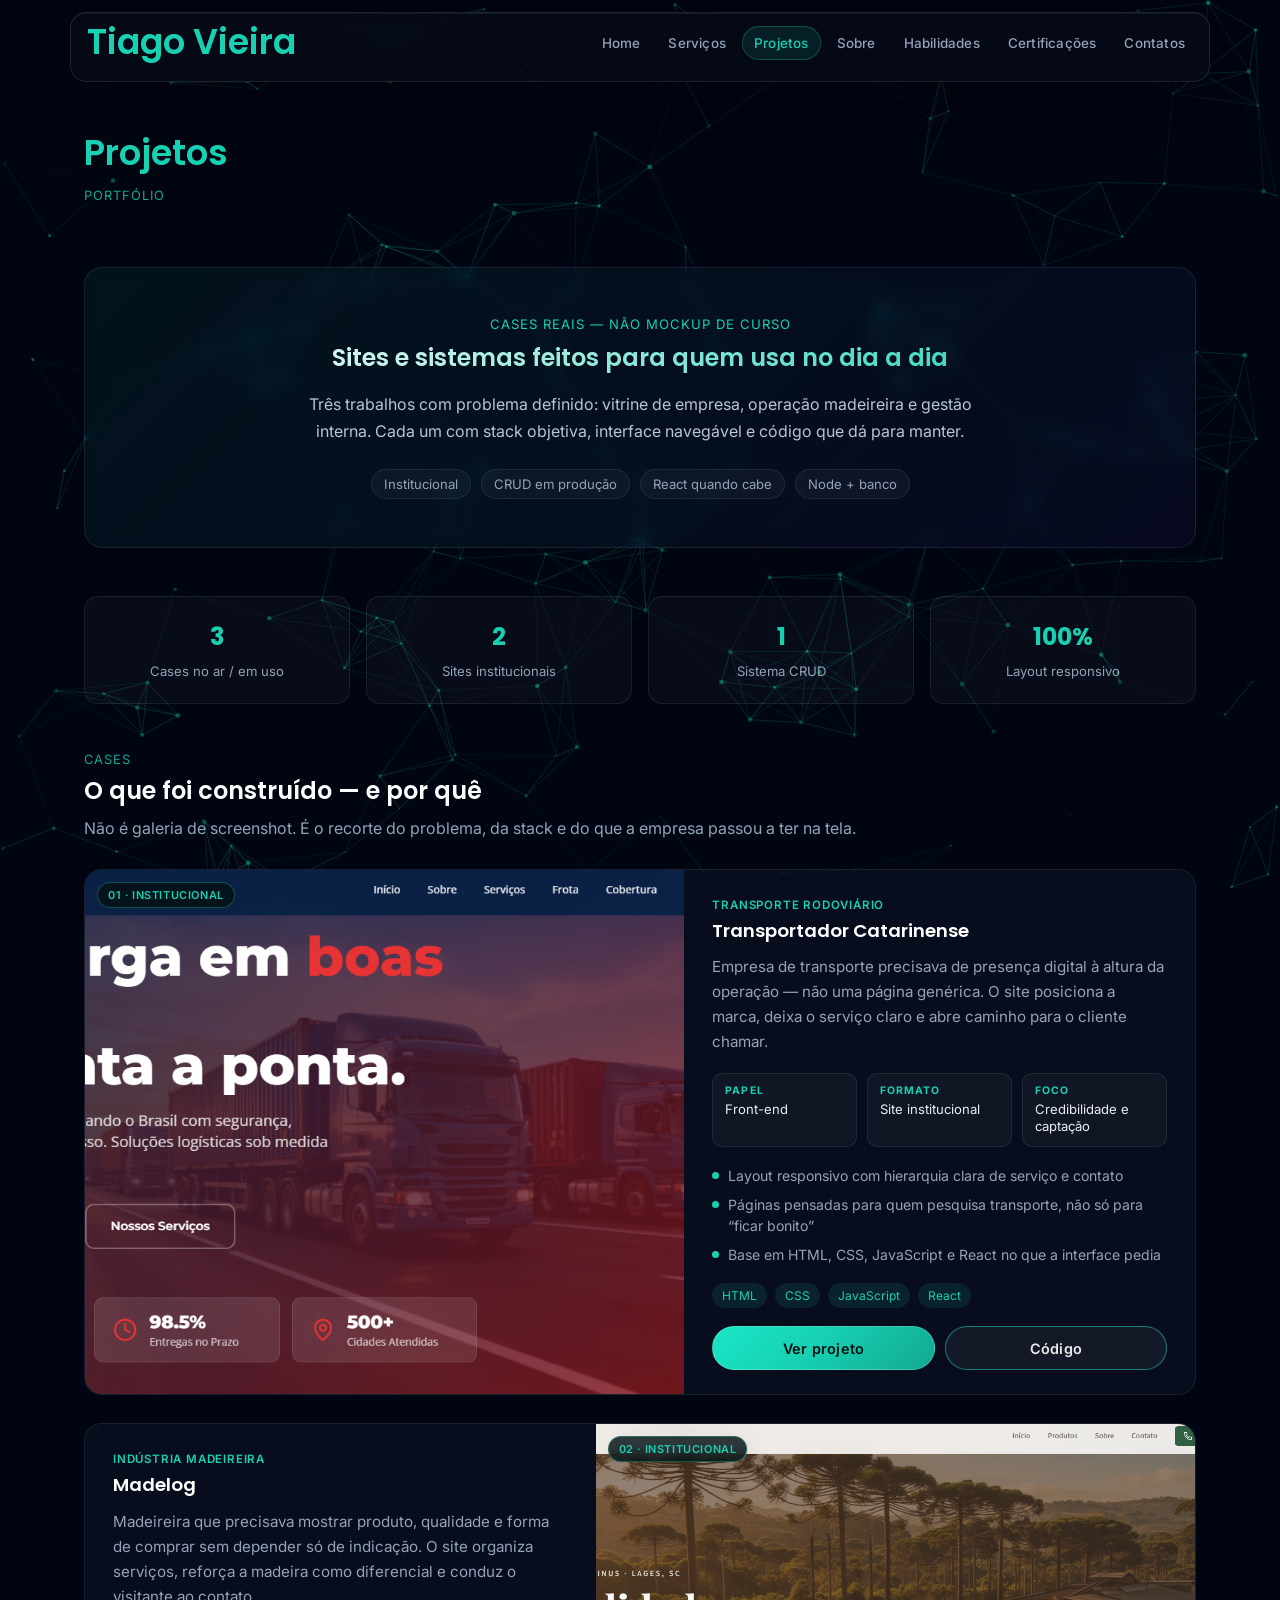
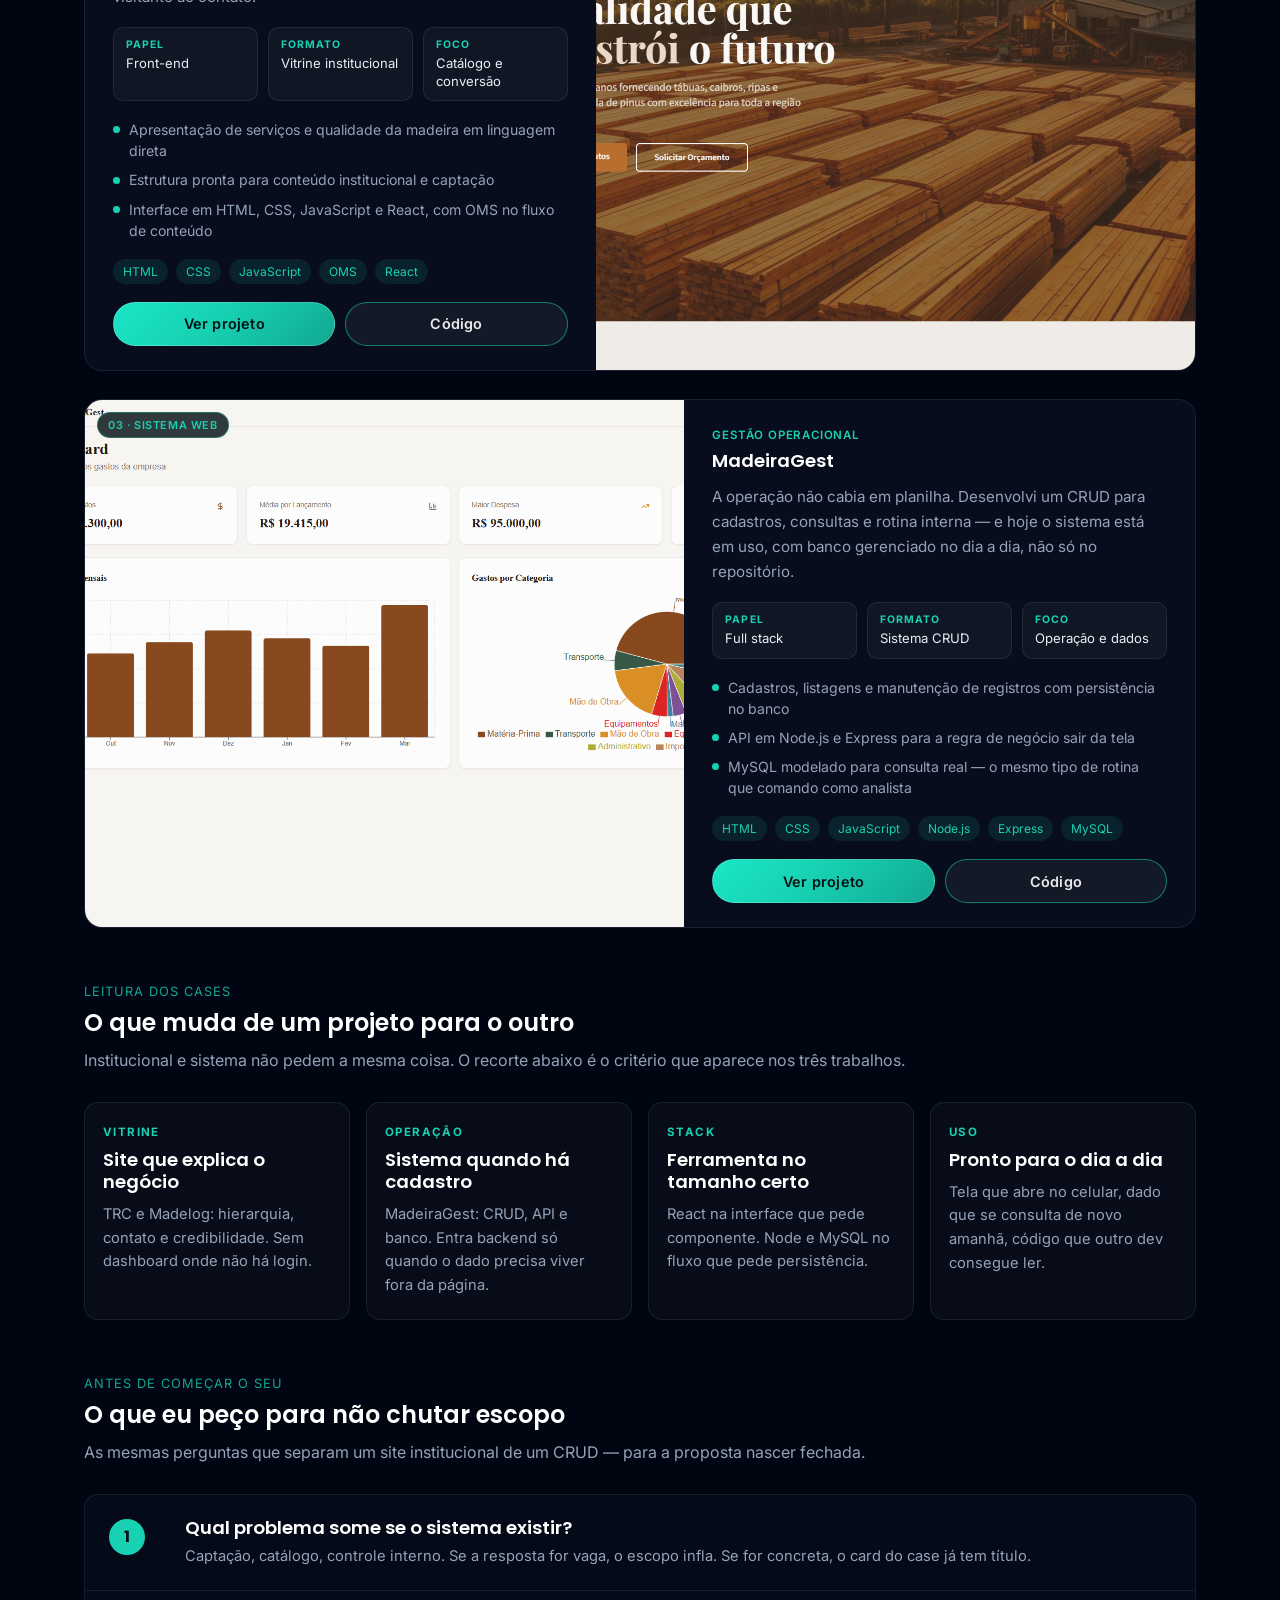
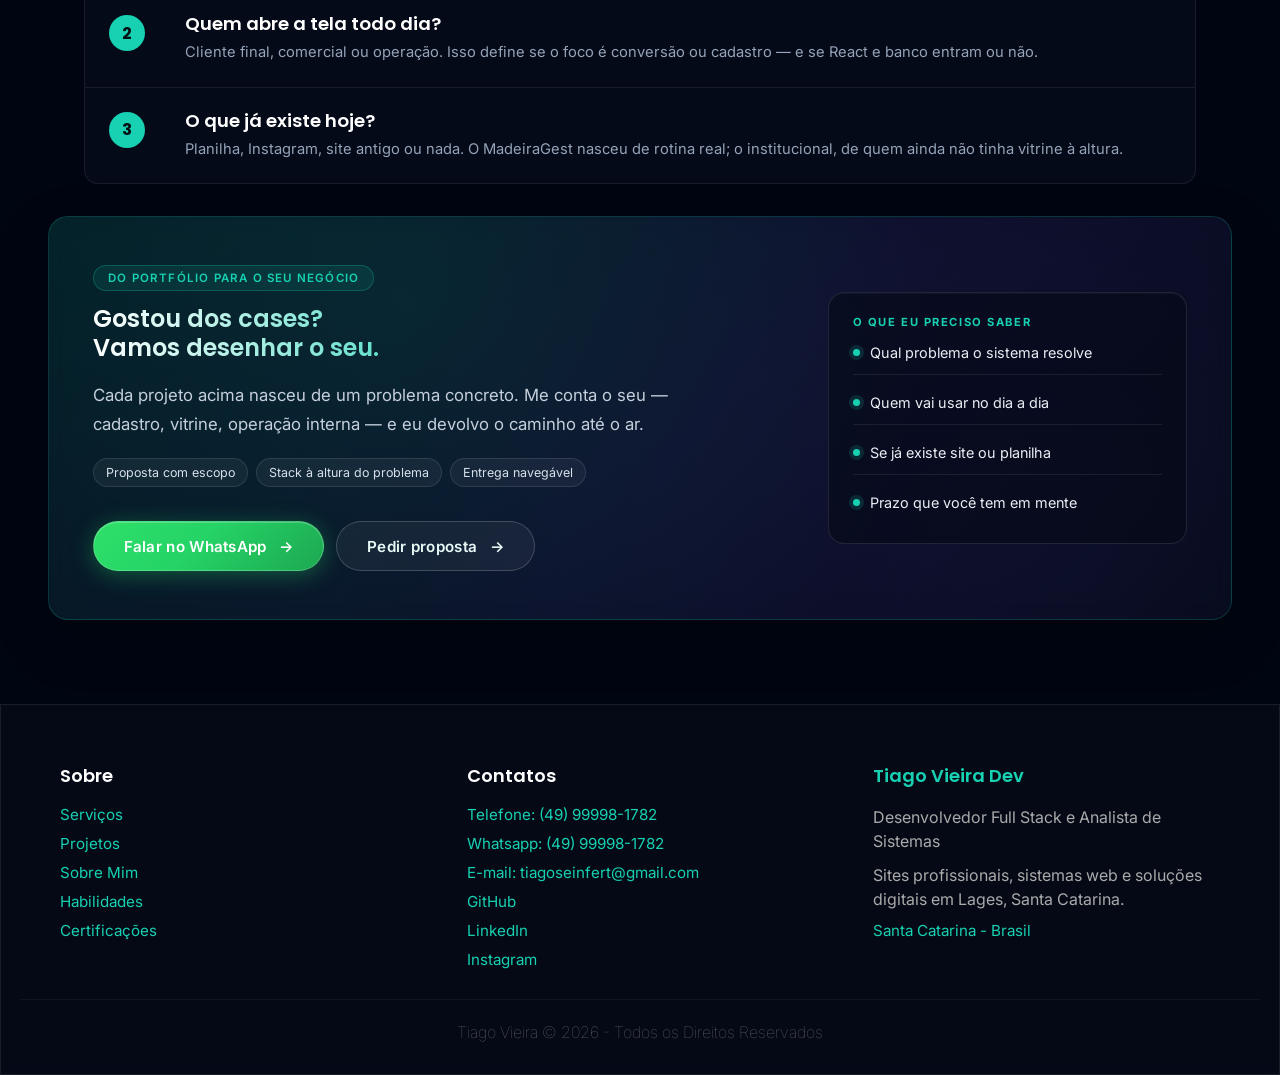
<file: pages/projetos.html>
<!DOCTYPE html>
<html lang="pt-br">
  <head>
    <!--======================| Base |======================-->
    <meta charset="UTF-8" />
    <meta name="viewport" content="width=device-width, initial-scale=1.0" />
    <title>Projetos | Tiago Vieira Dev</title>

    <!--======================| SEO |======================-->
    <meta
      name="description"
      content="Veja os projetos de Tiago Vieira em desenvolvimento web, com foco em performance, design moderno, usabilidade e soluções digitais para empresas."
    />
    <meta name="author" content="Tiago Vieira" />
    <meta name="robots" content="index, follow" />
    <link rel="canonical" href="https://tiagovieira.dev.br/pages/projetos.html" />

    <!--======================| SEO Estruturado |======================-->
    <script type="application/ld+json">
      {
        "@context": "https://schema.org",
        "@type": "Person",
        "name": "Tiago Vieira",
        "alternateName": ["Tiago Vieira Dev", "Tiago Vieira Desenvolvedor"],
        "url": "https://tiagovieira.dev.br/",
        "jobTitle": "Desenvolvedor Full Stack",
        "description": "Desenvolvedor full stack e analista de sistemas em Lages, SC.",
        "image": "https://tiagovieira.dev.br/assets/perfil.jpg",
        "email": "mailto:tiagoseinfert@gmail.com",
        "telephone": "+55-49-99998-1782",
        "address": {
          "@type": "PostalAddress",
          "addressLocality": "Lages",
          "addressRegion": "SC",
          "addressCountry": "BR"
        },
        "sameAs": [
          "https://github.com/tiagovieira-dev",
          "https://www.linkedin.com/in/tiago-vieira-0540531aa/",
          "https://www.instagram.com/tiago_ngc/"
        ]
      }
    </script>

    <!--======================| Open Graph (Facebook/WhatsApp) |======================-->
    <meta property="og:site_name" content="Tiago Vieira Dev" />
    <meta property="og:locale" content="pt_BR" />
    <meta property="og:title" content="Projetos | Tiago Vieira Dev" />
    <meta property="og:description" content="Portfólio de projetos web desenvolvidos com foco em qualidade visual, usabilidade e resultados." />
    <meta property="og:image" content="https://tiagovieira.dev.br/assets/preview-certificacoes.jpg" />
    <meta property="og:url" content="https://tiagovieira.dev.br/pages/projetos.html" />
    <meta property="og:type" content="website" />

    <!--======================| Twitter Card |======================-->
    <meta name="twitter:card" content="summary_large_image" />
    <meta name="twitter:title" content="Projetos | Tiago Vieira Dev" />
    <meta name="twitter:description" content="Projetos desenvolvidos com foco em performance, design moderno e soluções reais." />
    <meta name="twitter:image" content="https://tiagovieira.dev.br/assets/preview-certificacoes.jpg" />

    <!--======================| Tema Mobile |======================-->
    <meta name="theme-color" content="#17d1b2" />

    <!--======================| Favicons |======================-->
    <link rel="icon" type="image/x-icon" href="../assets/favicons/favicon.ico" />
    <link rel="icon" type="image/png" sizes="32x32" href="../assets/favicons/favicon-32x32.png" />
    <link rel="icon" type="image/png" sizes="16x16" href="../assets/favicons/favicon-16x16.png" />
    <link rel="apple-touch-icon" sizes="180x180" href="../assets/favicons/apple-touch-icon.png" />
    <link rel="manifest" href="../assets/favicons/site.webmanifest" />

    <!--======================| Fontes |======================-->
    <link rel="preconnect" href="https://fonts.googleapis.com" />
    <link rel="preconnect" href="https://fonts.gstatic.com" crossorigin />
    <link rel="preload" as="style" href="https://fonts.googleapis.com/css2?family=Inter:wght@400;500;600&family=Poppins:wght@400;600;700&display=swap" />
    <link href="https://fonts.googleapis.com/css2?family=Inter:wght@400;500;600&family=Poppins:wght@400;600;700&display=swap" rel="stylesheet" />

    <!--======================| CSS |======================-->
    <link rel="stylesheet" href="../css/style.css" />
  </head>

  <body>
    <canvas id="bg-canvas"></canvas>
    <!--======================| Menu |======================-->
    <div id="menu-container"></div>

    <script src="../js/menu-mobile.js" defer></script>

    <script>
      fetch("../components/menu.html")
        .then((res) => res.text())
        .then((data) => {
          document.getElementById("menu-container").innerHTML = data;

          iniciarMenu();
        });
    </script>
    <!--======================| Menu |======================-->

    <!--======================| Projetos |======================-->
    <section class="projetos projetos-pagina">
      <div class="container">
        <header class="reveal reveal-premium">
          <h1>Projetos</h1>
          <p class="tag">Portfólio</p>
        </header>

        <div class="projetos-hero reveal reveal-premium">
          <p class="projetos-hero-eyebrow">Cases reais — não mockup de curso</p>
          <h3 class="projetos-hero-titulo">Sites e sistemas feitos para quem usa no dia a dia</h3>
          <p class="projetos-intro">
            Três trabalhos com problema definido: vitrine de empresa, operação madeireira e gestão interna. Cada um com stack objetiva, interface navegável e código que dá para manter.
          </p>
          <div class="projetos-hero-meta">
            <span>Institucional</span>
            <span>CRUD em produção</span>
            <span>React quando cabe</span>
            <span>Node + banco</span>
          </div>
        </div>

        <div class="sobre-stats reveal reveal-premium" aria-label="Indicadores do portfólio">
          <article class="sobre-stat">
            <strong>3</strong>
            <span>Cases no ar / em uso</span>
          </article>
          <article class="sobre-stat">
            <strong>2</strong>
            <span>Sites institucionais</span>
          </article>
          <article class="sobre-stat">
            <strong>1</strong>
            <span>Sistema CRUD</span>
          </article>
          <article class="sobre-stat">
            <strong>100%</strong>
            <span>Layout responsivo</span>
          </article>
        </div>

        <div class="sobre-secao reveal reveal-premium">
          <p class="tag">Cases</p>
          <h3>O que foi construído — e por quê</h3>
          <p class="sobre-secao-desc">Não é galeria de screenshot. É o recorte do problema, da stack e do que a empresa passou a ter na tela.</p>
        </div>

        <div class="projetos-lista">
          <article class="projeto-case reveal reveal-premium" id="trc">
            <div class="projeto-case-media">
              <span class="projeto-tag">01 · Institucional</span>
              <img src="../assets/trc.png" loading="lazy" alt="Screenshot do site Transportador Catarinense" />
            </div>
            <div class="projeto-case-body">
              <span class="projeto-tipo">Transporte rodoviário</span>
              <h4>Transportador Catarinense</h4>
              <p>Empresa de transporte precisava de presença digital à altura da operação — não uma página genérica. O site posiciona a marca, deixa o serviço claro e abre caminho para o cliente chamar.</p>
              <dl class="projeto-fatos">
                <div>
                  <dt>Papel</dt>
                  <dd>Front-end</dd>
                </div>
                <div>
                  <dt>Formato</dt>
                  <dd>Site institucional</dd>
                </div>
                <div>
                  <dt>Foco</dt>
                  <dd>Credibilidade e captação</dd>
                </div>
              </dl>
              <ul class="projeto-entregas">
                <li>Layout responsivo com hierarquia clara de serviço e contato</li>
                <li>Páginas pensadas para quem pesquisa transporte, não só para “ficar bonito”</li>
                <li>Base em HTML, CSS, JavaScript e React no que a interface pedia</li>
              </ul>
              <div class="techs">
                <span>HTML</span>
                <span>CSS</span>
                <span>JavaScript</span>
                <span>React</span>
              </div>
              <div class="projeto-actions">
                <a href="#" class="btn-demo">Ver projeto</a>
                <a href="#" class="btn-code">Código</a>
              </div>
            </div>
          </article>

          <article class="projeto-case projeto-case--invert reveal reveal-premium" id="madelog">
            <div class="projeto-case-media">
              <span class="projeto-tag">02 · Institucional</span>
              <img src="../assets/madelog.png" loading="lazy" alt="Screenshot do site Madelog Madeireira" />
            </div>
            <div class="projeto-case-body">
              <span class="projeto-tipo">Indústria madeireira</span>
              <h4>Madelog</h4>
              <p>Madeireira que precisava mostrar produto, qualidade e forma de comprar sem depender só de indicação. O site organiza serviços, reforça a madeira como diferencial e conduz o visitante ao contato.</p>
              <dl class="projeto-fatos">
                <div>
                  <dt>Papel</dt>
                  <dd>Front-end</dd>
                </div>
                <div>
                  <dt>Formato</dt>
                  <dd>Vitrine institucional</dd>
                </div>
                <div>
                  <dt>Foco</dt>
                  <dd>Catálogo e conversão</dd>
                </div>
              </dl>
              <ul class="projeto-entregas">
                <li>Apresentação de serviços e qualidade da madeira em linguagem direta</li>
                <li>Estrutura pronta para conteúdo institucional e captação</li>
                <li>Interface em HTML, CSS, JavaScript e React, com OMS no fluxo de conteúdo</li>
              </ul>
              <div class="techs">
                <span>HTML</span>
                <span>CSS</span>
                <span>JavaScript</span>
                <span>OMS</span>
                <span>React</span>
              </div>
              <div class="projeto-actions">
                <a href="#" class="btn-demo">Ver projeto</a>
                <a href="#" class="btn-code">Código</a>
              </div>
            </div>
          </article>

          <article class="projeto-case reveal reveal-premium" id="madeiragest">
            <div class="projeto-case-media">
              <span class="projeto-tag">03 · Sistema web</span>
              <img src="../assets/madeiragest.png" loading="lazy" alt="Screenshot do sistema MadeiraGest" />
            </div>
            <div class="projeto-case-body">
              <span class="projeto-tipo">Gestão operacional</span>
              <h4>MadeiraGest</h4>
              <p>A operação não cabia em planilha. Desenvolvi um CRUD para cadastros, consultas e rotina interna — e hoje o sistema está em uso, com banco gerenciado no dia a dia, não só no repositório.</p>
              <dl class="projeto-fatos">
                <div>
                  <dt>Papel</dt>
                  <dd>Full stack</dd>
                </div>
                <div>
                  <dt>Formato</dt>
                  <dd>Sistema CRUD</dd>
                </div>
                <div>
                  <dt>Foco</dt>
                  <dd>Operação e dados</dd>
                </div>
              </dl>
              <ul class="projeto-entregas">
                <li>Cadastros, listagens e manutenção de registros com persistência no banco</li>
                <li>API em Node.js e Express para a regra de negócio sair da tela</li>
                <li>MySQL modelado para consulta real — o mesmo tipo de rotina que comando como analista</li>
              </ul>
              <div class="techs">
                <span>HTML</span>
                <span>CSS</span>
                <span>JavaScript</span>
                <span>Node.js</span>
                <span>Express</span>
                <span>MySQL</span>
              </div>
              <div class="projeto-actions">
                <a href="#" class="btn-demo">Ver projeto</a>
                <a href="#" class="btn-code">Código</a>
              </div>
            </div>
          </article>
        </div>

        <div class="bloco">
          <div class="sobre-secao reveal reveal-premium">
            <p class="tag">Leitura dos cases</p>
            <h3>O que muda de um projeto para o outro</h3>
            <p class="sobre-secao-desc">Institucional e sistema não pedem a mesma coisa. O recorte abaixo é o critério que aparece nos três trabalhos.</p>
          </div>

          <div class="destaque-row">
            <article class="sobre-pilar reveal reveal-premium">
              <span class="pilar-kicker">Vitrine</span>
              <h4>Site que explica o negócio</h4>
              <p>TRC e Madelog: hierarquia, contato e credibilidade. Sem dashboard onde não há login.</p>
            </article>
            <article class="sobre-pilar reveal reveal-premium">
              <span class="pilar-kicker">Operação</span>
              <h4>Sistema quando há cadastro</h4>
              <p>MadeiraGest: CRUD, API e banco. Entra backend só quando o dado precisa viver fora da página.</p>
            </article>
            <article class="sobre-pilar reveal reveal-premium">
              <span class="pilar-kicker">Stack</span>
              <h4>Ferramenta no tamanho certo</h4>
              <p>React na interface que pede componente. Node e MySQL no fluxo que pede persistência.</p>
            </article>
            <article class="sobre-pilar reveal reveal-premium">
              <span class="pilar-kicker">Uso</span>
              <h4>Pronto para o dia a dia</h4>
              <p>Tela que abre no celular, dado que se consulta de novo amanhã, código que outro dev consegue ler.</p>
            </article>
          </div>
        </div>

        <div class="bloco">
          <div class="sobre-secao reveal reveal-premium">
            <p class="tag">Antes de começar o seu</p>
            <h3>O que eu peço para não chutar escopo</h3>
            <p class="sobre-secao-desc">As mesmas perguntas que separam um site institucional de um CRUD — para a proposta nascer fechada.</p>
          </div>

          <div class="fluxo-lista">
            <article class="fluxo-item reveal reveal-premium">
              <span class="sobre-passo-num">1</span>
              <div>
                <h4>Qual problema some se o sistema existir?</h4>
                <p>Captação, catálogo, controle interno. Se a resposta for vaga, o escopo infla. Se for concreta, o card do case já tem título.</p>
              </div>
            </article>
            <article class="fluxo-item reveal reveal-premium">
              <span class="sobre-passo-num">2</span>
              <div>
                <h4>Quem abre a tela todo dia?</h4>
                <p>Cliente final, comercial ou operação. Isso define se o foco é conversão ou cadastro — e se React e banco entram ou não.</p>
              </div>
            </article>
            <article class="fluxo-item reveal reveal-premium">
              <span class="sobre-passo-num">3</span>
              <div>
                <h4>O que já existe hoje?</h4>
                <p>Planilha, Instagram, site antigo ou nada. O MadeiraGest nasceu de rotina real; o institucional, de quem ainda não tinha vitrine à altura.</p>
              </div>
            </article>
          </div>
        </div>
      </div>
    </section>
    <!--======================| Projetos |======================-->

    <!--======================| CTA |======================-->
    <section class="cta-final">
      <div class="container">
        <div class="cta-final-box reveal">
          <div class="cta-panel">
            <div class="cta-content">
              <span class="cta-eyebrow">Do portfólio para o seu negócio</span>
              <h3>Gostou dos cases? Vamos desenhar o seu.</h3>
              <p>Cada projeto acima nasceu de um problema concreto. Me conta o seu — cadastro, vitrine, operação interna — e eu devolvo o caminho até o ar.</p>
              <ul class="cta-chips">
                <li>Proposta com escopo</li>
                <li>Stack à altura do problema</li>
                <li>Entrega navegável</li>
              </ul>
              <div class="cta-actions">
                <a href="https://wa.me/49999981782" class="btn-cta btn-cta--whatsapp" target="_blank" rel="noopener noreferrer">Falar no WhatsApp<span class="btn-cta-arrow" aria-hidden="true">→</span></a>
                <a href="contatos.html" class="btn-cta btn-cta--ghost">Pedir proposta<span class="btn-cta-arrow" aria-hidden="true">→</span></a>
              </div>
            </div>
            <aside class="cta-aside">
              <p class="cta-aside-label">O que eu preciso saber</p>
              <ul>
                <li>Qual problema o sistema resolve</li>
                <li>Quem vai usar no dia a dia</li>
                <li>Se já existe site ou planilha</li>
                <li>Prazo que você tem em mente</li>
              </ul>
            </aside>
          </div>
        </div>
      </div>
    </section>
    <!--======================| CTA |======================-->

    <!--======================| Rodapé |======================-->
    <div id="rodape"></div>

    <script>
      fetch("../components/rodape.html")
        .then((response) => response.text())
        .then((data) => {
          document.getElementById("rodape").innerHTML = data;
        })
        .catch((error) => console.error("Erro ao carregar o rodapé:", error));
    </script>
    <!--======================| Rodapé |======================-->

    <!--======================| Background |======================-->
    <script src="../js/bg.js" defer></script>

    <!--======================| Efeito Rolagem |======================-->
    <script src="../js/fade.js" defer></script>
  </body>
</html>
</file>
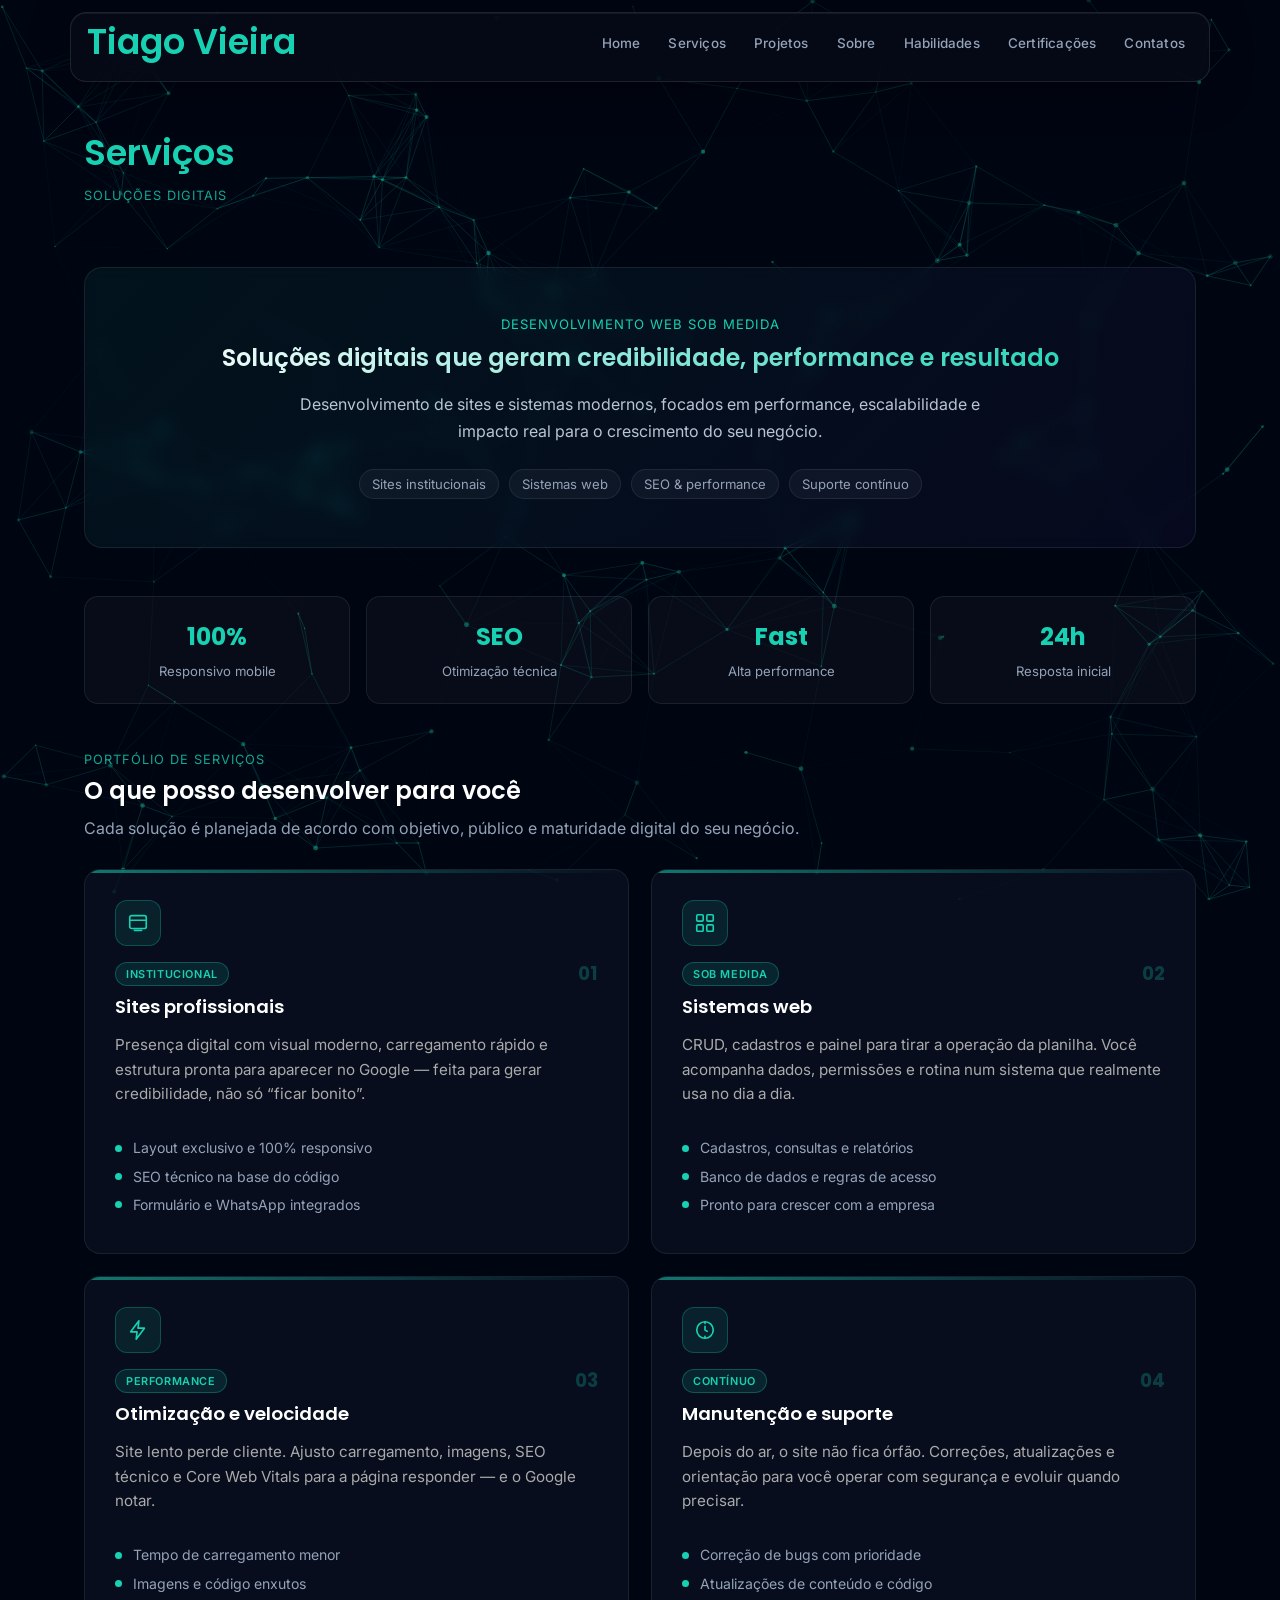
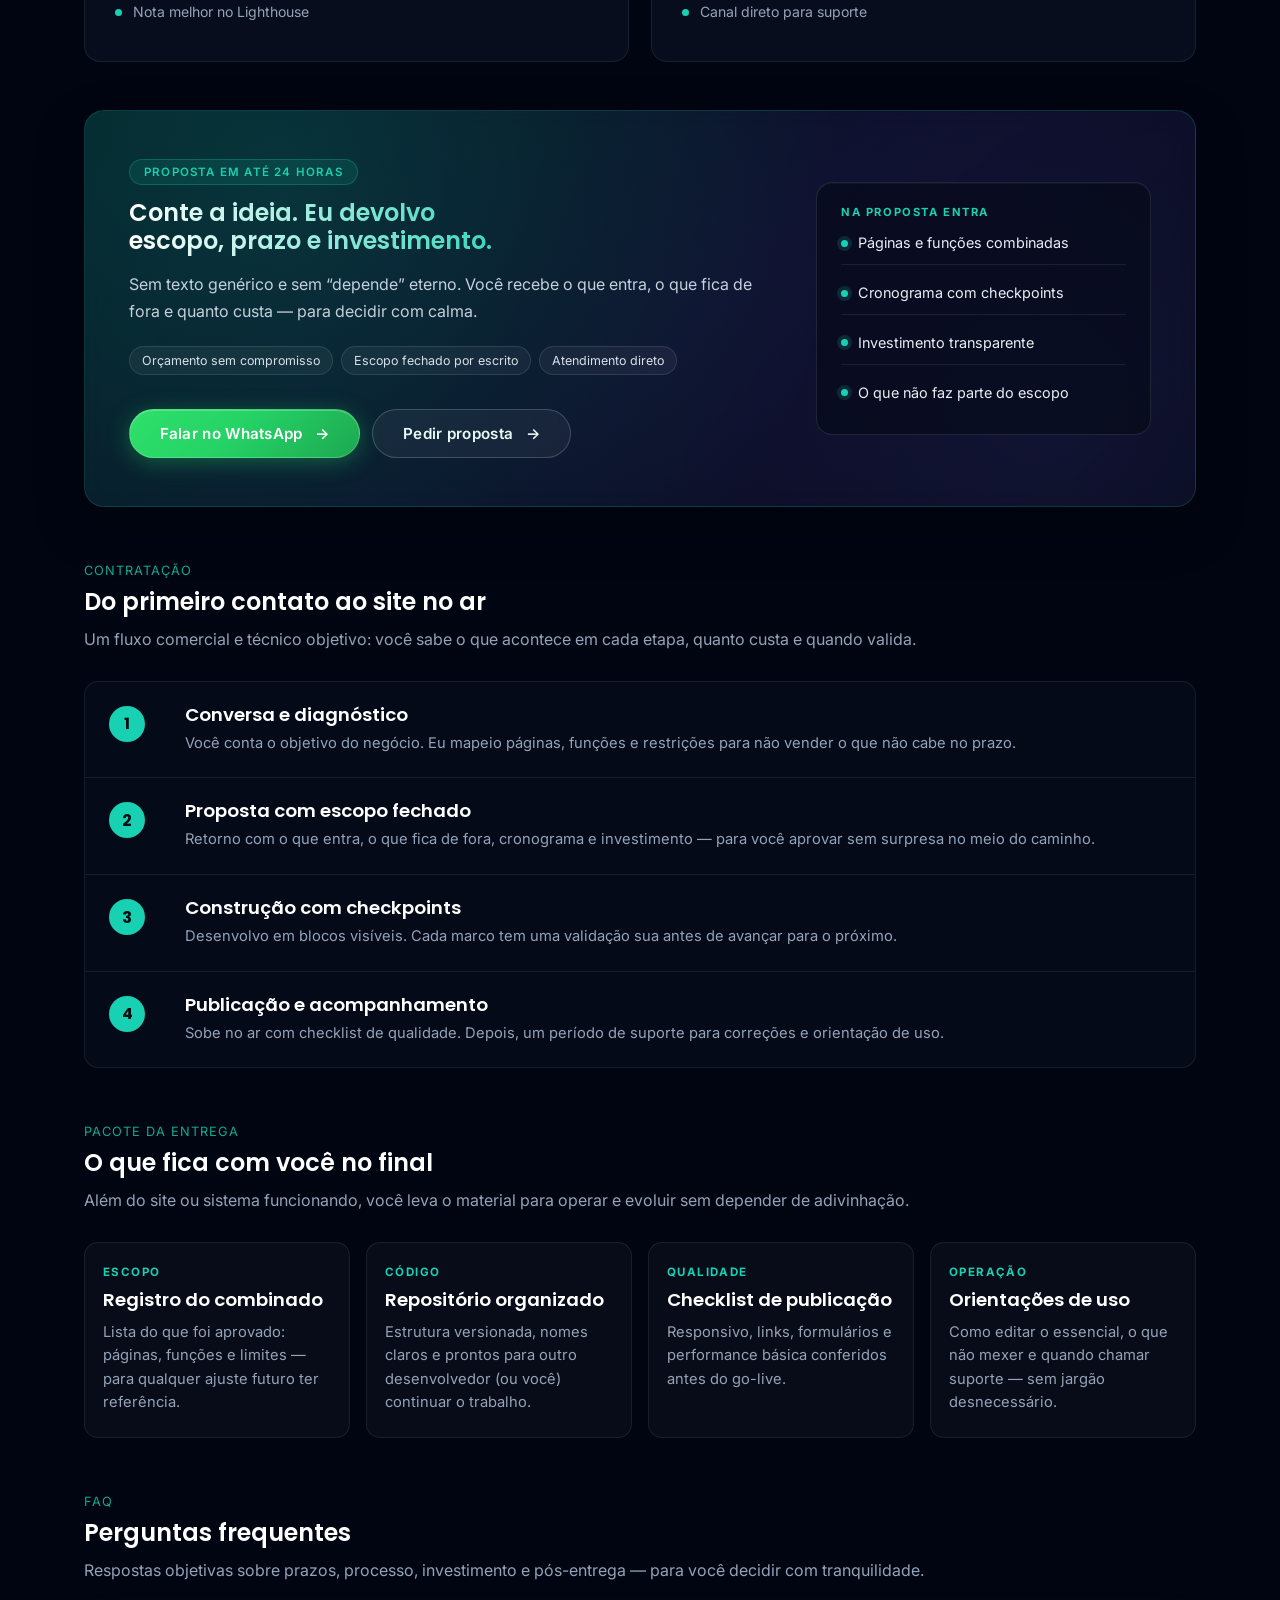
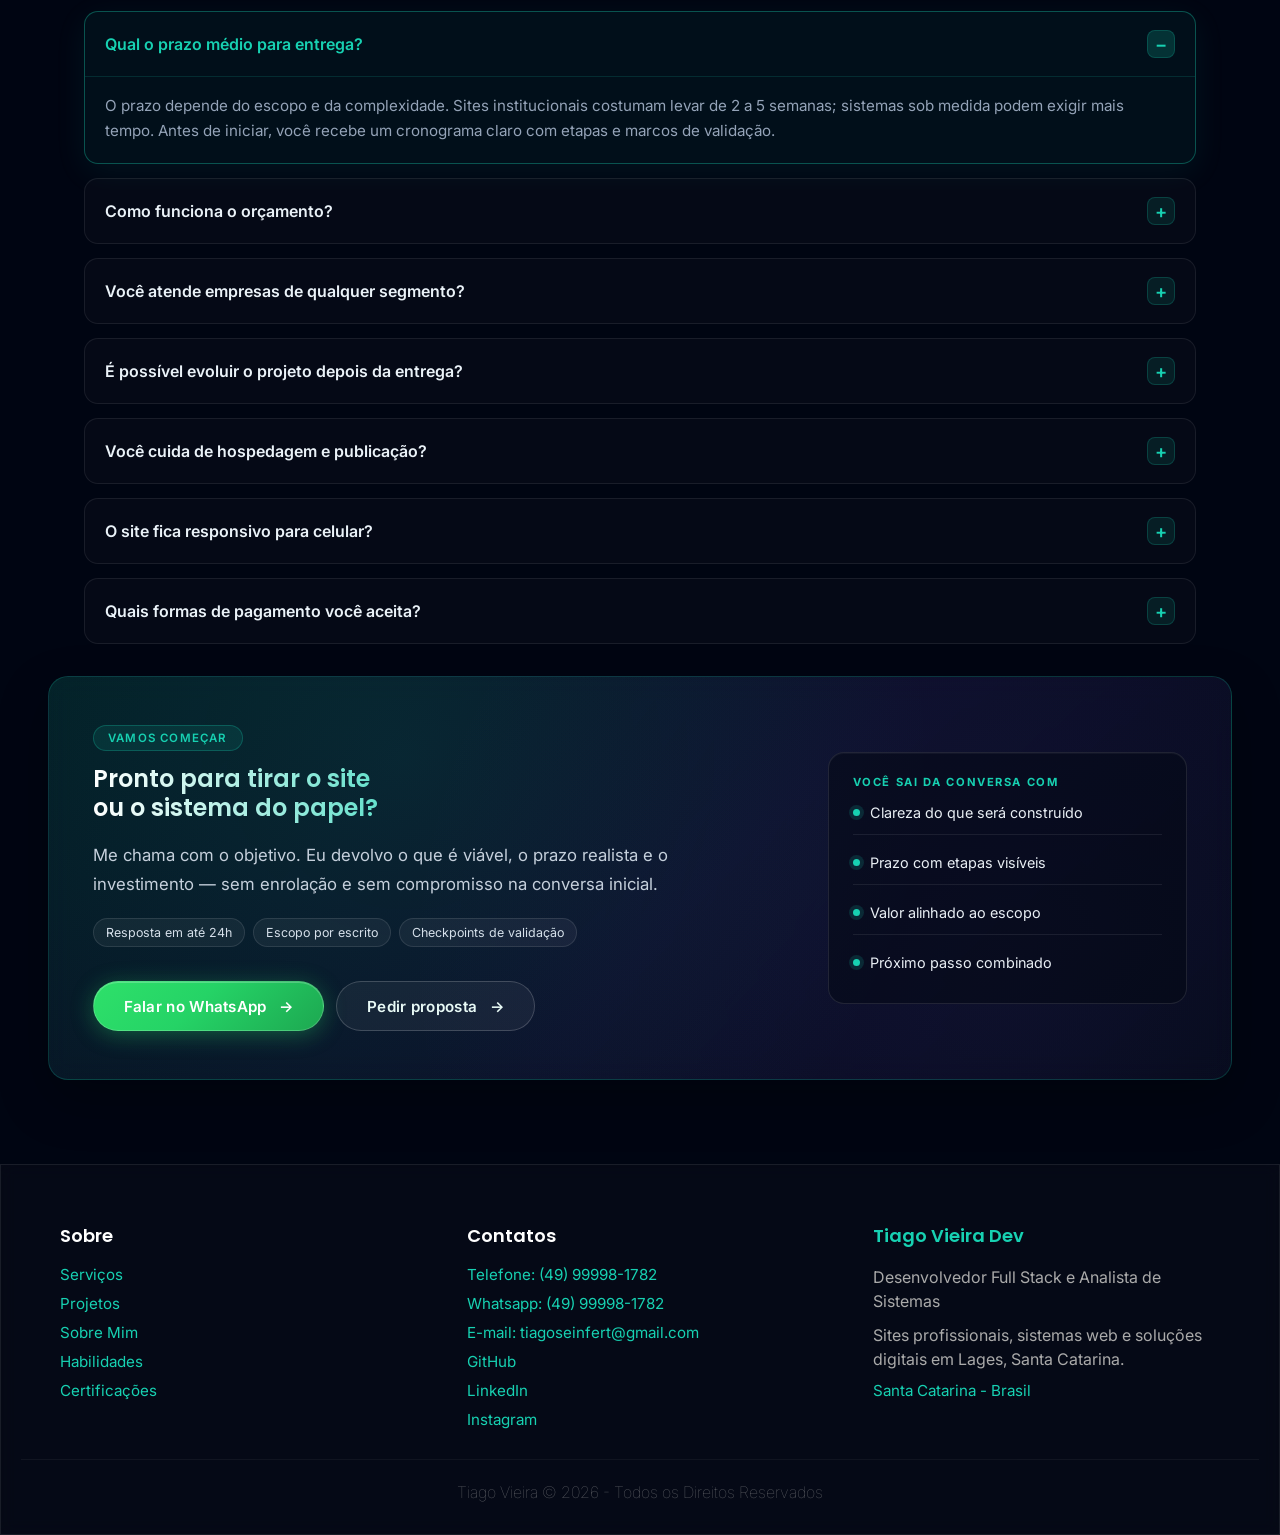
<file: pages/servicos.html>
<!DOCTYPE html>
<html lang="pt-br">
  <head>
    <!--======================| Base |======================-->
    <meta charset="UTF-8" />
    <meta name="viewport" content="width=device-width, initial-scale=1.0" />
    <title>Serviços | Tiago Vieira Dev</title>

    <!--======================| SEO |======================-->
    <meta
      name="description"
      content="Conheça os serviços de Tiago Vieira: criação de sites profissionais, sistemas web sob medida, otimização de performance e suporte técnico contínuo."
    />
    <meta name="author" content="Tiago Vieira" />
    <meta name="robots" content="index, follow" />
    <link rel="canonical" href="https://tiagovieira.dev.br/pages/servicos.html" />

    <!--======================| SEO Estruturado |======================-->
    <script type="application/ld+json">
      {
        "@context": "https://schema.org",
        "@type": "Person",
        "name": "Tiago Vieira",
        "alternateName": ["Tiago Vieira Dev", "Tiago Vieira Desenvolvedor"],
        "url": "https://tiagovieira.dev.br/",
        "jobTitle": "Desenvolvedor Full Stack",
        "description": "Desenvolvedor full stack e analista de sistemas em Lages, SC.",
        "image": "https://tiagovieira.dev.br/assets/perfil.jpg",
        "email": "mailto:tiagoseinfert@gmail.com",
        "telephone": "+55-49-99998-1782",
        "address": {
          "@type": "PostalAddress",
          "addressLocality": "Lages",
          "addressRegion": "SC",
          "addressCountry": "BR"
        },
        "sameAs": [
          "https://github.com/tiagovieira-dev",
          "https://www.linkedin.com/in/tiago-vieira-0540531aa/",
          "https://www.instagram.com/tiago_ngc/"
        ]
      }
    </script>

    <!--======================| Open Graph (Facebook/WhatsApp) |======================-->
    <meta property="og:site_name" content="Tiago Vieira Dev" />
    <meta property="og:locale" content="pt_BR" />
    <meta property="og:title" content="Serviços | Tiago Vieira Dev" />
    <meta property="og:description" content="Serviços de desenvolvimento web com foco em performance, design moderno e resultados para o seu negócio." />
    <meta property="og:image" content="https://tiagovieira.dev.br/assets/preview-certificacoes.jpg" />
    <meta property="og:url" content="https://tiagovieira.dev.br/pages/servicos.html" />
    <meta property="og:type" content="website" />

    <!--======================| Twitter Card |======================-->
    <meta name="twitter:card" content="summary_large_image" />
    <meta name="twitter:title" content="Serviços | Tiago Vieira Dev" />
    <meta name="twitter:description" content="Soluções web sob medida: sites profissionais, sistemas e otimização de performance." />
    <meta name="twitter:image" content="https://tiagovieira.dev.br/assets/preview-certificacoes.jpg" />

    <!--======================| Tema Mobile |======================-->
    <meta name="theme-color" content="#17d1b2" />

    <!--======================| Favicons |======================-->
    <link rel="icon" type="image/x-icon" href="../assets/favicons/favicon.ico" />
    <link rel="icon" type="image/png" sizes="32x32" href="../assets/favicons/favicon-32x32.png" />
    <link rel="icon" type="image/png" sizes="16x16" href="../assets/favicons/favicon-16x16.png" />
    <link rel="apple-touch-icon" sizes="180x180" href="../assets/favicons/apple-touch-icon.png" />
    <link rel="manifest" href="../assets/favicons/site.webmanifest" />

    <!--======================| Fontes |======================-->
    <link rel="preconnect" href="https://fonts.googleapis.com" />
    <link rel="preconnect" href="https://fonts.gstatic.com" crossorigin />
    <link rel="preload" as="style" href="https://fonts.googleapis.com/css2?family=Inter:wght@400;500;600&family=Poppins:wght@400;600;700&display=swap" />
    <link href="https://fonts.googleapis.com/css2?family=Inter:wght@400;500;600&family=Poppins:wght@400;600;700&display=swap" rel="stylesheet" />

    <!--======================| CSS |======================-->
    <link rel="stylesheet" href="../css/style.css" />
  </head>

  <body>
    <canvas id="bg-canvas"></canvas>
    <!--======================| Menu |======================-->
    <div id="menu-container"></div>

    <script src="../js/menu-mobile.js" defer></script>

    <script>
      fetch("../components/menu.html")
        .then((res) => res.text())
        .then((data) => {
          document.getElementById("menu-container").innerHTML = data;

          iniciarMenu();
        });
    </script>
    <!--======================| Menu |======================-->

    <!--======================| Serviços |======================-->
    <section class="servicos servicos-pagina">
      <div class="container">
        <header class="reveal reveal-premium">
          <h1>Serviços</h1>
          <p class="tag">Soluções Digitais</p>
        </header>

        <div class="servicos-hero reveal reveal-premium">
          <p class="servicos-hero-eyebrow">Desenvolvimento web sob medida</p>
          <h3 class="servicos-hero-titulo">Soluções digitais que geram credibilidade, performance e resultado</h3>
          <p class="servicos-sub">
            Desenvolvimento de sites e sistemas modernos, focados em performance, escalabilidade e impacto real para o crescimento do seu negócio.
          </p>
          <div class="servicos-hero-meta">
            <span>Sites institucionais</span>
            <span>Sistemas web</span>
            <span>SEO & performance</span>
            <span>Suporte contínuo</span>
          </div>
        </div>

        <div class="sobre-stats reveal reveal-premium" aria-label="Diferenciais dos serviços">
          <article class="sobre-stat">
            <strong>100%</strong>
            <span>Responsivo mobile</span>
          </article>
          <article class="sobre-stat">
            <strong>SEO</strong>
            <span>Otimização técnica</span>
          </article>
          <article class="sobre-stat">
            <strong>Fast</strong>
            <span>Alta performance</span>
          </article>
          <article class="sobre-stat">
            <strong>24h</strong>
            <span>Resposta inicial</span>
          </article>
        </div>

        <div class="sobre-secao reveal reveal-premium">
          <p class="tag">Portfólio de serviços</p>
          <h3>O que posso desenvolver para você</h3>
          <p class="sobre-secao-desc">Cada solução é planejada de acordo com objetivo, público e maturidade digital do seu negócio.</p>
        </div>

        <div class="servicos-grid">
          <article class="servico reveal reveal-premium">
            <span class="servico-icon" aria-hidden="true">
              <svg viewBox="0 0 24 24" fill="none" stroke="currentColor" stroke-width="1.8" stroke-linecap="round" stroke-linejoin="round"><rect x="3" y="4" width="18" height="14" rx="2"/><path d="M3 9h18"/><path d="M8 20h8"/></svg>
            </span>
            <div class="servico-top">
              <span class="servico-tag">Institucional</span>
              <span class="servico-num" aria-hidden="true">01</span>
            </div>
            <h4>Sites profissionais</h4>
            <p>Presença digital com visual moderno, carregamento rápido e estrutura pronta para aparecer no Google — feita para gerar credibilidade, não só “ficar bonito”.</p>
            <ul>
              <li>Layout exclusivo e 100% responsivo</li>
              <li>SEO técnico na base do código</li>
              <li>Formulário e WhatsApp integrados</li>
            </ul>
          </article>

          <article class="servico reveal reveal-premium">
            <span class="servico-icon" aria-hidden="true">
              <svg viewBox="0 0 24 24" fill="none" stroke="currentColor" stroke-width="1.8" stroke-linecap="round" stroke-linejoin="round"><rect x="3" y="3" width="7" height="7" rx="1.2"/><rect x="14" y="3" width="7" height="7" rx="1.2"/><rect x="3" y="14" width="7" height="7" rx="1.2"/><rect x="14" y="14" width="7" height="7" rx="1.2"/></svg>
            </span>
            <div class="servico-top">
              <span class="servico-tag">Sob medida</span>
              <span class="servico-num" aria-hidden="true">02</span>
            </div>
            <h4>Sistemas web</h4>
            <p>CRUD, cadastros e painel para tirar a operação da planilha. Você acompanha dados, permissões e rotina num sistema que realmente usa no dia a dia.</p>
            <ul>
              <li>Cadastros, consultas e relatórios</li>
              <li>Banco de dados e regras de acesso</li>
              <li>Pronto para crescer com a empresa</li>
            </ul>
          </article>

          <article class="servico reveal reveal-premium">
            <span class="servico-icon" aria-hidden="true">
              <svg viewBox="0 0 24 24" fill="none" stroke="currentColor" stroke-width="1.8" stroke-linecap="round" stroke-linejoin="round"><path d="M13 2L4 14h7l-1 8 9-12h-7l1-8z"/></svg>
            </span>
            <div class="servico-top">
              <span class="servico-tag">Performance</span>
              <span class="servico-num" aria-hidden="true">03</span>
            </div>
            <h4>Otimização e velocidade</h4>
            <p>Site lento perde cliente. Ajusto carregamento, imagens, SEO técnico e Core Web Vitals para a página responder — e o Google notar.</p>
            <ul>
              <li>Tempo de carregamento menor</li>
              <li>Imagens e código enxutos</li>
              <li>Nota melhor no Lighthouse</li>
            </ul>
          </article>

          <article class="servico reveal reveal-premium">
            <span class="servico-icon" aria-hidden="true">
              <svg viewBox="0 0 24 24" fill="none" stroke="currentColor" stroke-width="1.8" stroke-linecap="round" stroke-linejoin="round"><path d="M12 8v4l2.5 1.5"/><circle cx="12" cy="12" r="9"/><path d="M12 3v2"/><path d="M12 19v2"/></svg>
            </span>
            <div class="servico-top">
              <span class="servico-tag">Contínuo</span>
              <span class="servico-num" aria-hidden="true">04</span>
            </div>
            <h4>Manutenção e suporte</h4>
            <p>Depois do ar, o site não fica órfão. Correções, atualizações e orientação para você operar com segurança e evoluir quando precisar.</p>
            <ul>
              <li>Correção de bugs com prioridade</li>
              <li>Atualizações de conteúdo e código</li>
              <li>Canal direto para suporte</li>
            </ul>
          </article>
        </div>

        <div class="servicos-cta reveal reveal-premium">
          <div class="cta-panel">
            <div class="cta-content">
              <span class="cta-eyebrow">Proposta em até 24 horas</span>
              <h3>Conte a ideia. Eu devolvo escopo, prazo e investimento.</h3>
              <p>Sem texto genérico e sem “depende” eterno. Você recebe o que entra, o que fica de fora e quanto custa — para decidir com calma.</p>
              <ul class="cta-chips">
                <li>Orçamento sem compromisso</li>
                <li>Escopo fechado por escrito</li>
                <li>Atendimento direto</li>
              </ul>
              <div class="cta-actions">
                <a href="https://wa.me/49999981782" class="btn-cta btn-cta--whatsapp" target="_blank" rel="noopener noreferrer">Falar no WhatsApp<span class="btn-cta-arrow" aria-hidden="true">→</span></a>
                <a href="contatos.html" class="btn-cta btn-cta--ghost">Pedir proposta<span class="btn-cta-arrow" aria-hidden="true">→</span></a>
              </div>
            </div>
            <aside class="cta-aside">
              <p class="cta-aside-label">Na proposta entra</p>
              <ul>
                <li>Páginas e funções combinadas</li>
                <li>Cronograma com checkpoints</li>
                <li>Investimento transparente</li>
                <li>O que não faz parte do escopo</li>
              </ul>
            </aside>
          </div>
        </div>

        <div class="bloco">
          <div class="sobre-secao reveal reveal-premium">
            <p class="tag">Contratação</p>
            <h3>Do primeiro contato ao site no ar</h3>
            <p class="sobre-secao-desc">Um fluxo comercial e técnico objetivo: você sabe o que acontece em cada etapa, quanto custa e quando valida.</p>
          </div>

          <div class="fluxo-lista">
            <article class="fluxo-item reveal reveal-premium">
              <span class="sobre-passo-num">1</span>
              <div>
                <h4>Conversa e diagnóstico</h4>
                <p>Você conta o objetivo do negócio. Eu mapeio páginas, funções e restrições para não vender o que não cabe no prazo.</p>
              </div>
            </article>

            <article class="fluxo-item reveal reveal-premium">
              <span class="sobre-passo-num">2</span>
              <div>
                <h4>Proposta com escopo fechado</h4>
                <p>Retorno com o que entra, o que fica de fora, cronograma e investimento — para você aprovar sem surpresa no meio do caminho.</p>
              </div>
            </article>

            <article class="fluxo-item reveal reveal-premium">
              <span class="sobre-passo-num">3</span>
              <div>
                <h4>Construção com checkpoints</h4>
                <p>Desenvolvo em blocos visíveis. Cada marco tem uma validação sua antes de avançar para o próximo.</p>
              </div>
            </article>

            <article class="fluxo-item reveal reveal-premium">
              <span class="sobre-passo-num">4</span>
              <div>
                <h4>Publicação e acompanhamento</h4>
                <p>Sobe no ar com checklist de qualidade. Depois, um período de suporte para correções e orientação de uso.</p>
              </div>
            </article>
          </div>
        </div>

        <div class="bloco">
          <div class="sobre-secao reveal reveal-premium">
            <p class="tag">Pacote da entrega</p>
            <h3>O que fica com você no final</h3>
            <p class="sobre-secao-desc">Além do site ou sistema funcionando, você leva o material para operar e evoluir sem depender de adivinhação.</p>
          </div>

          <div class="destaque-row">
            <article class="sobre-pilar reveal reveal-premium">
              <span class="pilar-kicker">Escopo</span>
              <h4>Registro do combinado</h4>
              <p>Lista do que foi aprovado: páginas, funções e limites — para qualquer ajuste futuro ter referência.</p>
            </article>

            <article class="sobre-pilar reveal reveal-premium">
              <span class="pilar-kicker">Código</span>
              <h4>Repositório organizado</h4>
              <p>Estrutura versionada, nomes claros e prontos para outro desenvolvedor (ou você) continuar o trabalho.</p>
            </article>

            <article class="sobre-pilar reveal reveal-premium">
              <span class="pilar-kicker">Qualidade</span>
              <h4>Checklist de publicação</h4>
              <p>Responsivo, links, formulários e performance básica conferidos antes do go-live.</p>
            </article>

            <article class="sobre-pilar reveal reveal-premium">
              <span class="pilar-kicker">Operação</span>
              <h4>Orientações de uso</h4>
              <p>Como editar o essencial, o que não mexer e quando chamar suporte — sem jargão desnecessário.</p>
            </article>
          </div>
        </div>

        <div class="bloco">
          <div class="sobre-secao reveal reveal-premium">
            <p class="tag">FAQ</p>
            <h3>Perguntas frequentes</h3>
            <p class="sobre-secao-desc">Respostas objetivas sobre prazos, processo, investimento e pós-entrega — para você decidir com tranquilidade.</p>
          </div>

          <div class="servicos-faq-list">
            <details class="faq-item reveal reveal-premium" open>
              <summary>Qual o prazo médio para entrega?</summary>
              <p>O prazo depende do escopo e da complexidade. Sites institucionais costumam levar de 2 a 5 semanas; sistemas sob medida podem exigir mais tempo. Antes de iniciar, você recebe um cronograma claro com etapas e marcos de validação.</p>
            </details>

            <details class="faq-item reveal reveal-premium">
              <summary>Como funciona o orçamento?</summary>
              <p>Após entender sua necessidade em uma conversa inicial — sem compromisso — envio proposta com escopo detalhado, prazo e investimento. Só avançamos quando houver alinhamento total entre expectativa e entrega.</p>
            </details>

            <details class="faq-item reveal reveal-premium">
              <summary>Você atende empresas de qualquer segmento?</summary>
              <p>Sim. Adapto arquitetura, linguagem visual e funcionalidades ao contexto de cada negócio — comércio, serviços, saúde, educação ou qualquer outro segmento que precise de presença digital sólida.</p>
            </details>

            <details class="faq-item reveal reveal-premium">
              <summary>É possível evoluir o projeto depois da entrega?</summary>
              <p>Sim. O código é estruturado para manutenção e evolução contínua — novas páginas, integrações, dashboards ou automações podem ser incluídos conforme o negócio cresce.</p>
            </details>

            <details class="faq-item reveal reveal-premium">
              <summary>Você cuida de hospedagem e publicação?</summary>
              <p>Oriento na escolha de hospedagem e domínio, faço o deploy e deixo tudo no ar. Se preferir, também acompanho a configuração inicial de e-mails corporativos e certificado SSL.</p>
            </details>

            <details class="faq-item reveal reveal-premium">
              <summary>O site fica responsivo para celular?</summary>
              <p>Sim. Todos os projetos são desenvolvidos com foco mobile-first, testados em diferentes tamanhos de tela para garantir usabilidade, legibilidade e performance no celular.</p>
            </details>

            <details class="faq-item reveal reveal-premium">
              <summary>Quais formas de pagamento você aceita?</summary>
              <p>Trabalho com entrada na assinatura do contrato e saldo na entrega, com possibilidade de parcelamento conforme combinado na proposta. Os detalhes são definidos de forma transparente antes do início.</p>
            </details>
          </div>
        </div>
      </div>
    </section>
    <!--======================| Serviços |======================-->

    <!--======================| CTA |======================-->
    <section class="cta-final">
      <div class="container">
        <div class="cta-final-box reveal">
          <div class="cta-panel">
            <div class="cta-content">
              <span class="cta-eyebrow">Vamos começar</span>
              <h3>Pronto para tirar o site ou o sistema do papel?</h3>
              <p>Me chama com o objetivo. Eu devolvo o que é viável, o prazo realista e o investimento — sem enrolação e sem compromisso na conversa inicial.</p>
              <ul class="cta-chips">
                <li>Resposta em até 24h</li>
                <li>Escopo por escrito</li>
                <li>Checkpoints de validação</li>
              </ul>
              <div class="cta-actions">
                <a href="https://wa.me/49999981782" class="btn-cta btn-cta--whatsapp" target="_blank" rel="noopener noreferrer">Falar no WhatsApp<span class="btn-cta-arrow" aria-hidden="true">→</span></a>
                <a href="contatos.html" class="btn-cta btn-cta--ghost">Pedir proposta<span class="btn-cta-arrow" aria-hidden="true">→</span></a>
              </div>
            </div>
            <aside class="cta-aside">
              <p class="cta-aside-label">Você sai da conversa com</p>
              <ul>
                <li>Clareza do que será construído</li>
                <li>Prazo com etapas visíveis</li>
                <li>Valor alinhado ao escopo</li>
                <li>Próximo passo combinado</li>
              </ul>
            </aside>
          </div>
        </div>
      </div>
    </section>
    <!--======================| CTA |======================-->

    <!--======================| Rodapé |======================-->
    <div id="rodape"></div>

    <script>
      fetch("../components/rodape.html")
        .then((response) => response.text())
        .then((data) => {
          document.getElementById("rodape").innerHTML = data;
        })
        .catch((error) => console.error("Erro ao carregar o rodapé:", error));
    </script>
    <!--======================| Rodapé |======================-->

    <!--======================| Background |======================-->
    <script src="../js/bg.js" defer></script>

    <!--======================| Efeito Rolagem |======================-->
    <script src="../js/fade.js" defer></script>
  </body>
</html>
</file>
<file: css/style.css>
::-webkit-scrollbar {
  display: none;
}

:root {
  --font-title: "Poppins", sans-serif;
  --font-text: "Inter", sans-serif;

  --text-sm: 0.85rem;
  --text-base: 1rem;
  --text-lg: 1.2rem;
  --text-xl: 1.6rem;
  --text-xxl: 2.2rem;

  --h1-size: 2.2rem;
  --h2-size: 2.2rem;
  --h3-size: 1.5rem;
  --h4-size: 1.15rem;

  --weight-regular: 400;
  --weight-medium: 500;
  --weight-bold: 600;

  --color-text: #eaeaea;
  --color-muted: #aaaaaa;
  --color-title: #ffffff;
}

:root {
  --section-spacing: 60px;
  --section-spacing-mobile: 36px 0;
}

section {
  padding: var(--section-spacing);
}

@media (max-width: 768px) {
  section {
    padding: var(--section-spacing-mobile);
  }
}

body {
  margin: 0;
  padding-top: 72px;
  color: white;
  box-sizing: border-box;
  min-height: 100%;
  font-family: var(--font-text);
  font-size: 16px;
  color: var(--color-text);
}

html {
  scroll-behavior: smooth;
  overflow-x: hidden;
}

h1,
h2,
h3,
h4 {
  font-family: var(--font-title);
  font-weight: 600;
  line-height: 1.2;
}

h1,
h2 {
  color: #17d1b2;
  font-size: var(--h2-size);
  margin-bottom: 10px;
}

h3 {
  font-size: var(--h3-size);
  color: #fff;
  margin-bottom: 10px;
}

h4 {
  font-size: var(--h4-size);
  color: #fff;
  margin-bottom: 8px;
}

p {
  font-size: 1rem;
  color: var(--color-muted);
  margin-bottom: 16px;
}

section.reveal {
  opacity: 1;
  transform: none;
}

.certificacao:hover p {
  color: white;
}

small {
  font-size: 0.85rem;
  color: var(--color-muted);
}

ul {
  margin-top: 15px;
}

li {
  margin-bottom: 8px;
  font-size: 0.95rem;
}

a {
  text-decoration: none;
  color: inherit;
}

.container {
  width: 100%;
  max-width: 1200px;
  margin: 0 auto;
  padding: 0px 0.5rem;
}

#bg-canvas {
  position: fixed;
  top: 0;
  left: 0;
  width: 100%;
  height: 100%;
  z-index: -1;
}

body {
  background: #000512;
}

section > .container > *:last-child {
  margin-bottom: 0;
}

section:has(+ .cta-final) {
  padding-bottom: 24px;
}

.home-pagina section:not(.heros):not(.cta-final):has(+ .cta-final) {
  padding-bottom: 24px;
}

/*Menu*/
* {
  margin: 0;
  padding: 0;
  box-sizing: border-box;
}

.card,
.servico,
.certificacao,
.skill-card,
.sobre-pilar,
.sobre-passo,
.projeto-card {
  transform: translateZ(0);
  backface-visibility: hidden;
}

.main-menu {
  position: fixed;
  top: 0;
  left: 0;
  right: 0;
  width: 100%;
  z-index: 4000;
  padding: 12px 16px 0;
  transition: padding 0.3s ease;
}

.main-menu.is-scrolled {
  padding-top: 8px;
}

.navbar {
  display: flex;
  justify-content: center;
}

.nav-container {
  width: 100%;
  max-width: 1140px;
  min-height: 3.5rem;
  display: flex;
  align-items: center;
  justify-content: space-between;
  gap: 16px;
  padding: 8px 12px 8px 16px;
  border-radius: 16px;
  border: 1px solid rgba(255, 255, 255, 0.1);
  background: rgba(8, 12, 24, 0.72);
  backdrop-filter: blur(14px);
  -webkit-backdrop-filter: blur(14px);
  box-shadow:
    0 10px 40px rgba(0, 0, 0, 0.35),
    inset 0 1px 0 rgba(255, 255, 255, 0.06);
  transition:
    background 0.3s ease,
    border-color 0.3s ease,
    box-shadow 0.3s ease;
}

.main-menu.is-scrolled .nav-container {
  background: rgba(6, 10, 20, 0.92);
  border-color: rgba(23, 209, 178, 0.18);
  box-shadow:
    0 12px 36px rgba(0, 0, 0, 0.45),
    inset 0 1px 0 rgba(255, 255, 255, 0.05);
}

.logo {
  display: inline-flex;
  align-items: center;
  gap: 10px;
  text-decoration: none;
  flex-shrink: 0;
}

.logo-mark {
  display: inline-flex;
  align-items: center;
  justify-content: center;
  width: 34px;
  height: 34px;
  border-radius: 10px;
  font-family: var(--font-title);
  font-size: 0.72rem;
  font-weight: 700;
  letter-spacing: 0.5px;
  color: #041014;
  background: linear-gradient(135deg, #1ae6c6, #17d1b2);
  box-shadow: 0 4px 14px rgba(23, 209, 178, 0.35);
}

.logo-text {
  font-family: var(--font-title);
  font-size: 1.05rem;
  font-weight: 600;
  letter-spacing: 0.2px;
  background: linear-gradient(90deg, #fff, #17d1b2);
  -webkit-background-clip: text;
  background-clip: text;
  -webkit-text-fill-color: transparent;
}

.menu-desktop {
  display: flex;
  align-items: center;
  gap: 4px;
  list-style: none;
  margin: 0;
  padding: 0;
}

.menu-desktop a {
  display: inline-block;
  color: #94a3b8;
  font-size: 0.84rem;
  text-decoration: none;
  transition: color 0.25s ease, background 0.25s ease, border-color 0.25s ease;
  font-family: var(--font-text);
  font-weight: 500;
  letter-spacing: 0.2px;
  padding: 8px 11px;
  border-radius: 999px;
  border: 1px solid transparent;
}

.menu-desktop a:hover {
  color: #eaf2f8;
  background: rgba(255, 255, 255, 0.06);
}

.menu-desktop a[aria-current="page"] {
  color: #17d1b2;
  background: rgba(23, 209, 178, 0.1);
  border-color: rgba(23, 209, 178, 0.28);
}

.nav-cta-item {
  margin-left: 6px;
}

.menu-desktop .nav-cta {
  padding: 9px 16px;
  font-size: 0.82rem;
  font-weight: 600;
  color: #041014;
  background: linear-gradient(135deg, #1ae6c6, #17d1b2);
  border: 1px solid rgba(255, 255, 255, 0.15);
  box-shadow: 0 4px 16px rgba(23, 209, 178, 0.28);
}

.menu-desktop .nav-cta:hover {
  color: #041014;
  background: linear-gradient(135deg, #22efd0, #1ae6c6);
  border-color: rgba(255, 255, 255, 0.2);
  transform: translateY(-1px);
  box-shadow: 0 8px 22px rgba(23, 209, 178, 0.35);
}

.menu-desktop .nav-cta[aria-current="page"] {
  color: #041014;
  background: linear-gradient(135deg, #22efd0, #17d1b2);
  border-color: rgba(255, 255, 255, 0.25);
}

.menu-toggle {
  display: none;
  flex-direction: column;
  justify-content: center;
  gap: 5px;
  cursor: pointer;
  border: 1px solid rgba(255, 255, 255, 0.12);
  border-radius: 12px;
  background: rgba(255, 255, 255, 0.04);
  padding: 0;
  transition: border-color 0.25s ease, background 0.25s ease;
}

.menu-toggle:hover {
  border-color: rgba(23, 209, 178, 0.35);
  background: rgba(23, 209, 178, 0.08);
}

.menu-toggle span {
  display: block;
  width: 20px;
  height: 2px;
  border-radius: 2px;
  background: #eaf2f8;
  transition: transform 0.3s ease, opacity 0.3s ease;
}

.menu-mobile-panel {
  display: none;
}

.menu-backdrop {
  display: none;
}

@media (max-width: 1024px) {
  .menu-desktop a {
    font-size: 0.8rem;
    padding: 7px 9px;
  }

  .menu-desktop .nav-cta {
    padding: 8px 12px;
  }
}

@media (max-width: 900px) {
  .menu-desktop {
    display: none;
  }

  .menu-toggle {
    display: flex;
    align-items: center;
    justify-content: center;
    width: 42px;
    height: 42px;
    z-index: 4301;
  }

  .menu-mobile-panel {
    display: flex;
    flex-direction: column;
    position: fixed;
    top: 0;
    right: 0;
    width: min(320px, 88vw);
    height: 100vh;
    height: 100dvh;
    padding: 88px 20px 24px;
    background: rgba(6, 10, 22, 0.97);
    border-left: 1px solid rgba(23, 209, 178, 0.15);
    box-shadow: -20px 0 60px rgba(0, 0, 0, 0.5);
    transition: transform 0.35s cubic-bezier(0.22, 1, 0.36, 1), visibility 0.35s ease, opacity 0.35s ease;
    z-index: 4300;
    overflow-y: auto;
    transform: translateX(105%);
    opacity: 0;
    visibility: hidden;
    pointer-events: none;
  }

  .menu-mobile-panel.active {
    transform: translateX(0);
    opacity: 1;
    visibility: visible;
    pointer-events: auto;
  }

  .menu-mobile-head {
    margin-bottom: 20px;
    padding-bottom: 18px;
    border-bottom: 1px solid rgba(255, 255, 255, 0.08);
  }

  .menu-mobile-eyebrow {
    font-size: 0.72rem;
    letter-spacing: 1px;
    text-transform: uppercase;
    color: #17d1b2;
    margin: 0 0 6px;
  }

  .menu-mobile-title {
    font-family: var(--font-title);
    font-size: 1.15rem;
    color: #fff;
    margin: 0;
  }

  .menu-mobile-links {
    list-style: none;
    display: flex;
    flex-direction: column;
    gap: 6px;
    margin: 0;
    padding: 0;
    flex: 1;
  }

  .menu-mobile-links a {
    display: block;
    width: 100%;
    font-size: 0.95rem;
    font-weight: 500;
    padding: 12px 14px;
    border: 1px solid transparent;
    border-radius: 12px;
    color: #cbd5e1;
    transition: all 0.25s ease;
  }

  .menu-mobile-links a:hover,
  .menu-mobile-links a[aria-current="page"] {
    border-color: rgba(23, 209, 178, 0.35);
    background: rgba(23, 209, 178, 0.1);
    color: #fff;
  }

  .menu-mobile-footer {
    margin-top: 24px;
    padding-top: 20px;
    border-top: 1px solid rgba(255, 255, 255, 0.08);
  }

  .menu-mobile-cta {
    display: inline-flex;
    align-items: center;
    justify-content: center;
    gap: 8px;
    width: 100%;
    padding: 13px 18px;
    border-radius: 12px;
    text-decoration: none;
    font-weight: 600;
    font-size: 0.9rem;
    color: #041014;
    background: linear-gradient(135deg, #1ae6c6, #17d1b2);
    border: 1px solid rgba(255, 255, 255, 0.15);
    box-shadow: 0 6px 20px rgba(23, 209, 178, 0.3);
    transition: transform 0.25s ease, box-shadow 0.25s ease;
  }

  .menu-mobile-cta:hover {
    transform: translateY(-2px);
    box-shadow: 0 10px 28px rgba(23, 209, 178, 0.38);
  }

  .menu-mobile-cta .btn-cta-arrow {
    transition: transform 0.25s ease;
  }

  .menu-mobile-cta:hover .btn-cta-arrow {
    transform: translateX(4px);
  }

  .menu-toggle.active {
    border-color: rgba(23, 209, 178, 0.4);
    background: rgba(23, 209, 178, 0.12);
  }

  .menu-toggle.active span:nth-child(1) {
    transform: translateY(7px) rotate(45deg);
  }

  .menu-toggle.active span:nth-child(2) {
    opacity: 0;
  }

  .menu-toggle.active span:nth-child(3) {
    transform: translateY(-7px) rotate(-45deg);
  }

  .menu-backdrop {
    display: block;
    position: fixed;
    inset: 0;
    background: rgba(4, 8, 16, 0.55);
    backdrop-filter: blur(4px);
    -webkit-backdrop-filter: blur(4px);
    opacity: 0;
    visibility: hidden;
    transition: opacity 0.3s ease, visibility 0.3s ease;
    z-index: 4250;
    pointer-events: none;
  }

  body.menu-open {
    overflow: hidden;
  }

  body.menu-open .menu-backdrop {
    opacity: 1;
    visibility: visible;
    pointer-events: auto;
  }
}
/*Menu*/

/*Início Hero*/
.hero {
  position: relative;
  min-height: 90vh;
  display: flex;
  align-items: center;
  justify-content: center;
  text-align: center;
  overflow-x: hidden;
  overflow-y: visible;
}

.hero-texto {
  position: relative;
  z-index: 2;

  max-width: 750px;
  display: flex;
  flex-direction: column;
  align-items: center;
  gap: 18px;
}

.badge {
  font-size: 0.75rem;
  letter-spacing: 1.5px;
  text-transform: uppercase;
  color: #aaa;

  border: 1px solid rgba(2, 63, 137, 0.3);
  padding: 6px 14px;
  border-radius: 20px;

  background: rgba(2, 63, 137, 0.1);
}

.nome {
  font-size: 8.5rem;
  font-weight: 700;
  letter-spacing: 1px;
  line-height: 1.15;
  padding-bottom: 0.08em;
  margin-bottom: 10px;
  background: linear-gradient(90deg, #119da1, #17d1b2);
  -webkit-background-clip: text;
  background-clip: text;
  -webkit-text-fill-color: transparent;
}

.descricao {
  margin-top: 10px;
  font-size: 1rem;
  color: #bbb;
  line-height: 1.7;
}

.localizacao {
  display: flex;
  align-items: center;
  gap: 6px;
  font-size: 0.8rem;
  color: #888;
}

.localizacao svg {
  color: #17d1b2;
}

.botoes-inicio {
  display: flex;
  gap: 12px;
  flex-wrap: wrap;
  justify-content: center;
  margin-top: 10px;
}

.btn-inicio {
  position: relative;
  padding: 10px 18px;
  border-radius: 25px;
  font-size: 0.85rem;
  text-decoration: none;
  color: #fff;

  border: 1px solid rgba(255, 255, 255, 0.15);
  background: rgba(255, 255, 255, 0.05);

  overflow: hidden;
  transition: 0.3s ease;
}

.btn-inicio::before {
  content: "";
  position: absolute;
  width: 100%;
  height: 100%;
  top: 0;
  left: -100%;

  background: linear-gradient(120deg, transparent, rgba(23, 209, 178, 0.4), transparent);
  transition: 0.4s;
}

.btn-inicio:hover::before {
  left: 100%;
}

.btn-inicio:hover {
  transform: translateY(-3px);
  border-color: #17d1b2;
  box-shadow: 0 0 15px rgba(23, 209, 178, 0.3);
}

.btn-inicio.destaque {
  background: #17d1b2;
  border: none;
}

.btn-inicio.destaque:hover {
  color: #000;
}

/*Início Hero*/

/*Projetos*/
.projetos-header {
  max-width: 1200px;
  margin: 0 auto 60px;
}

.projetos-grid {
  display: grid;
  align-items: stretch;
  grid-template-columns: repeat(auto-fit, minmax(240px, 1fr));
  gap: 30px;
}

.projeto-card {
  display: flex;
  flex-direction: column;
  border-radius: 16px;
  height: 100%;
  overflow: hidden;
  background: rgba(10, 16, 32, 0.82);
  border: 1px solid rgba(255, 255, 255, 0.08);
  transition: transform 0.4s ease, border-color 0.4s ease, background 0.4s ease;
}

.projeto-card:hover {
  transform: translateY(-10px) !important;
  border-color: #17d1b2;
}

.projeto-img {
  overflow: hidden;
}

.projeto-img img {
  width: 100%;
  display: block;
  transition: transform 0.5s ease;
}

.projeto-content {
  display: flex;
  flex-direction: column;
  height: 100%;
  flex: 1;
  padding: 20px;
}

.projeto-content h3,
.projeto-content h4 {
  margin-bottom: 10px;
}

.projeto-content p {
  color: #ccc;
  font-size: 0.95rem;
  margin-bottom: 15px;
}

.techs {
  display: flex;
  flex-wrap: wrap;
  gap: 8px;
  margin-bottom: 20px;
}

.techs span {
  background: rgba(23, 209, 178, 0.1);
  color: #17d1b2;
  padding: 5px 10px;
  border-radius: 20px;
  font-size: 0.75rem;
}

.projeto-actions {
  margin-top: auto;
  display: flex;
  gap: 10px;
}

.btn-demo,
.btn-code {
  flex: 1;
  text-align: center;
  padding: 10px;
  border-radius: 8px;
  text-decoration: none;
  font-size: 0.85rem;
  transition: 0.3s;
}

.btn-demo {
  background: #17d1b2;
  color: #000;
  font-weight: 600;
}

.btn-demo:hover {
  opacity: 0.8;
}

.btn-code {
  border: 1px solid #17d1b2;
  color: #17d1b2;
}

.btn-code:hover {
  background: #17d1b2;
  color: #000;
}
/*Projetos*/

/*Habilidades*/
.tag {
  font-size: 0.8rem;
  color: #11a892;
  letter-spacing: 1px;
  text-transform: uppercase;
  margin-bottom: 10px;
}

.descricao {
  color: #aaa;
  line-height: 1.6;
  margin-top: 10px;
}

.tec:hover {
  color: #17d1b2;
  transition: 0.35s ease;
}

.categoria {
  margin-bottom: 50px;
}

.categoria h3 {
  margin-bottom: 20px;
}

.skills-grid {
  display: grid;
  grid-template-columns: repeat(auto-fit, minmax(140px, 1fr));
  gap: 20px;
}

.skill-card {
  border-radius: 12px;
  background: rgba(10, 16, 32, 0.78);
  border: 1px solid rgba(255, 255, 255, 0.08);
  padding: 10px;
  display: flex;
  flex-direction: column;
  align-items: center;
  gap: 10px;
  transition: all 0.3s ease;
  position: relative;
}

.skill-card:hover {
  transform: translateY(-10px) !important;
  border-color: #17d1b2;
  background: rgba(23, 209, 178, 0.08);
}

.skill-card:hover span {
  color: #17d1b2;
  text-shadow: 0 0 6px rgba(23, 209, 178, 0.6);
}

.skill-card::before {
  content: "";
  inset: 0;
  border-radius: 8px;
  padding: 1px;
}

.skill-card:hover::before {
  opacity: 1;
  animation: glow 3s linear infinite;
}

@keyframes glow {
  0% {
    background-position: 0%;
  }
  100% {
    background-position: 200%;
  }
}

.skill-card i {
  font-size: 2rem;
  transition: 0.3s;
}

.skill-card:hover i {
  transform: scale(1.15);
}

.skill-card span {
  color: #ddd;
  font-size: 0.9rem;
}
/*Habilidades*/

/*Serviços*/
.servicos-grid {
  display: grid;
  grid-template-columns: repeat(auto-fit, minmax(min(100%, 280px), 1fr));
  gap: 40px;
}

.servicos-grid p{
  text-align: left;
}

.servicos-sub {
  max-width: 1200px;
  margin-bottom: 50px;
}

.servico {
  position: relative;
  overflow: hidden;
  display: flex;
  flex-direction: column;
  padding: 30px;
  border-radius: 16px;
  background: rgba(10, 16, 32, 0.78);
  border: 1px solid rgba(255, 255, 255, 0.08);
  transition: all 0.3s ease;
}

.servico::before {
  content: "";
  position: absolute;
  top: 0;
  left: 0;
  right: 0;
  height: 3px;
  background: linear-gradient(90deg, #17d1b2, rgba(23, 209, 178, 0));
  opacity: 0.55;
}

.servico-icon {
  display: grid;
  place-items: center;
  width: 46px;
  height: 46px;
  margin-bottom: 16px;
  border-radius: 12px;
  color: #17d1b2;
  background: rgba(23, 209, 178, 0.1);
  border: 1px solid rgba(23, 209, 178, 0.28);
}

.servico-icon svg {
  width: 22px;
  height: 22px;
}

.servico-top {
  display: flex;
  align-items: center;
  justify-content: space-between;
  gap: 12px;
  margin-bottom: 10px;
}

.servico-top .servico-tag {
  margin-bottom: 0;
}

.servico-top .servico-num {
  margin-bottom: 0;
  font-size: 1.15rem;
}

.servico ul {
  list-style: none;
  margin-top: auto;
  padding: 16px 0 0;
}

.servico li {
  position: relative;
  padding-left: 18px;
  margin-bottom: 8px;
  color: #94a3b8;
  font-size: 0.88rem;
  line-height: 1.45;
}

.servico li:last-child {
  margin-bottom: 0;
}

.servico li::before {
  content: "";
  position: absolute;
  left: 0;
  top: 0.45em;
  width: 7px;
  height: 7px;
  border-radius: 50%;
  background: #17d1b2;
}

.servico:hover li {
  color: #d1dde8;
}

.servico:hover h3,
.servico:hover h4 {
  color: #17d1b2;
  transition: 0.55s ease;
}

.servico:hover {
  transform: translateY(-10px) !important;
  border-color: #17d1b2;
  background: rgba(23, 209, 178, 0.08);
}

.servico:hover .servico-icon {
  background: rgba(23, 209, 178, 0.2);
  border-color: rgba(23, 209, 178, 0.5);
}

.servico h3,
.servico h4 {
  margin-bottom: 15px;
}

.servico p {
  font-size: 0.95rem;
  line-height: 1.6;
}

.servico:hover p {
  color: white;
}

.servicos-cta {
  margin-top: 30px;
  padding: 48px 44px;
  border-radius: 20px;
  position: relative;
  overflow: hidden;
  isolation: isolate;
  background:
    linear-gradient(135deg, rgba(23, 209, 178, 0.12), rgba(108, 92, 231, 0.1) 55%, rgba(10, 16, 32, 0.4));
  backdrop-filter: blur(12px);
  -webkit-backdrop-filter: blur(12px);
  border: 1px solid rgba(23, 209, 178, 0.22);
  box-shadow: 0 20px 50px rgba(0, 0, 0, 0.28);
  transition: transform 0.3s ease, border-color 0.3s ease, box-shadow 0.3s ease;
}

.servicos-cta::before {
  content: "";
  position: absolute;
  inset: 0;
  background: radial-gradient(circle at 18% 20%, rgba(23, 209, 178, 0.22), transparent 58%);
  opacity: 0.7;
  pointer-events: none;
  transition: 0.5s;
}

.servicos-cta::after {
  content: "";
  position: absolute;
  inset: 0;
  background: radial-gradient(circle at 88% 78%, rgba(108, 92, 231, 0.2), transparent 55%);
  opacity: 0.55;
  pointer-events: none;
}

.servicos-cta:hover {
  transform: translateY(-5px);
  border-color: #17d1b2;
  box-shadow: 0 24px 56px rgba(23, 209, 178, 0.12);
}

.servicos-cta:hover::before {
  opacity: 0.95;
}

.cta-panel {
  position: relative;
  z-index: 2;
  display: grid;
  grid-template-columns: minmax(0, 1.45fr) minmax(240px, 0.75fr);
  gap: 32px 40px;
  align-items: center;
}

.cta-content {
  position: relative;
  z-index: 2;
  text-align: center;
  max-width: 650px;
  margin: 0 auto;
}

.cta-panel .cta-content {
  text-align: left;
  max-width: none;
  margin: 0;
}

.cta-content h3 {
  margin-bottom: 15px;
  background: linear-gradient(90deg, #fff, #17d1b2);
  -webkit-background-clip: text;
  background-clip: text;
  -webkit-text-fill-color: transparent;
}

.cta-panel .cta-content h3 {
  max-width: 18em;
  text-wrap: balance;
}

.cta-eyebrow {
  display: inline-block;
  margin-bottom: 14px;
  padding: 5px 14px;
  border-radius: 999px;
  font-size: 0.72rem;
  font-weight: 600;
  letter-spacing: 1.2px;
  text-transform: uppercase;
  color: #17d1b2;
  background: rgba(23, 209, 178, 0.1);
  border: 1px solid rgba(23, 209, 178, 0.25);
}

.cta-content p {
  color: #c5d0dc;
  margin-bottom: 32px;
  line-height: 1.7;
  max-width: 540px;
  margin-left: auto;
  margin-right: auto;
}

.cta-panel .cta-content p {
  max-width: 40rem;
  margin-left: 0;
  margin-right: 0;
  margin-bottom: 20px;
}

.cta-chips {
  display: flex;
  flex-wrap: wrap;
  gap: 8px;
  list-style: none;
  padding: 0;
  margin: 0 0 26px;
}

.cta-chips li {
  font-size: 0.78rem;
  color: #d5e0ea;
  padding: 6px 12px;
  border-radius: 999px;
  background: rgba(255, 255, 255, 0.05);
  border: 1px solid rgba(255, 255, 255, 0.1);
}

.cta-actions {
  display: flex;
  flex-wrap: wrap;
  gap: 12px;
}

.cta-aside {
  padding: 22px 24px;
  border-radius: 16px;
  background: rgba(4, 10, 20, 0.55);
  border: 1px solid rgba(255, 255, 255, 0.1);
  box-shadow: inset 0 1px 0 rgba(255, 255, 255, 0.04);
}

.cta-aside-label {
  font-size: 0.7rem;
  font-weight: 700;
  letter-spacing: 0.14em;
  text-transform: uppercase;
  color: #17d1b2;
  margin: 0 0 12px;
}

.cta-aside ul {
  list-style: none;
  padding: 0;
  margin: 0;
}

.cta-aside li {
  display: flex;
  gap: 10px;
  align-items: flex-start;
  padding: 10px 0;
  border-bottom: 1px solid rgba(255, 255, 255, 0.08);
  color: #e8eef4;
  font-size: 0.9rem;
  line-height: 1.45;
}

.cta-aside li:last-child {
  border-bottom: none;
  padding-bottom: 0;
}

.cta-aside li:first-child {
  padding-top: 2px;
}

.cta-aside li::before {
  content: "";
  width: 7px;
  height: 7px;
  margin-top: 0.45em;
  border-radius: 50%;
  background: #17d1b2;
  box-shadow: 0 0 0 4px rgba(23, 209, 178, 0.15);
  flex-shrink: 0;
}

@media (max-width: 900px) {
  .cta-panel {
    grid-template-columns: 1fr;
  }

  .cta-panel .cta-content h3 {
    max-width: none;
  }

  .servicos-cta,
  .cta-final-box {
    padding: 36px 24px;
  }
}

.btn-cta-arrow {
  display: inline-block;
  margin-left: 0.4rem;
  transition: transform 0.25s ease;
}

.btn-cta:hover .btn-cta-arrow {
  transform: translateX(4px);
}
/*Serviços*/

/*Certificações*/
.certificacoes-grid {
  display: grid;
  grid-template-columns: repeat(auto-fit, minmax(250px, 1fr));
  gap: 30px;
  padding-top: 10px;
}

.certificacao:hover h3,
.certificacao:hover h4 {
  color: #17d1b2;
  transition: 0.55s ease;
}

.certificacao p {
  text-align: justify;
  line-height: 1.4;
  color: #ccc;
}

.certificacao {
  display: flex;
  flex-direction: column;
  flex: 1;
  border-radius: 12px;
  background: rgba(10, 16, 32, 0.78);
  border: 1px solid rgba(255, 255, 255, 0.08);
  padding: 20px;
  gap: 10px;
  transition: all 0.3s ease;
  position: relative;
  overflow: hidden;
}

.certificacao * {
  position: relative;
  z-index: 2;
}

.certificacao:hover {
  transform: translateY(-10px) !important;
  border-color: #17d1b2;
  background: rgba(23, 209, 178, 0.08);
}

.cert-header {
  display: flex;
  align-items: center;
  gap: 12px;
  padding: 10px 14px;
  border: 1px solid rgba(255, 255, 255, 0.08);
  border-radius: 8px;
  backdrop-filter: blur(8px);
  margin: 12px 0;
  transition: all 0.3s ease;
}

.cert-header:hover {
  border-color: #11a892;
  transform: translateY(-7px) scale(1);
}

.cert-header p {
  padding-left: 10px;
  transform: scale(1.15);
}

.cert-header:hover p {
  transform: scale(1.2);
  transition: all 0.3s ease;
  color: #ffffff;
}

.cert-header img {
  height: 32px;
  object-fit: contain;
  background: #ffffff;
  padding: 4px;
  border-radius: 6px;
  transition: all 0.3s ease;
}

.cert-header:hover img {
  transform: scale(1.2);
  transition: all 0.3s ease;
}

.instituicao {
  font-size: 13px;
  margin: 8px;
}

.btn-certificado {
  display: inline-block;
  margin-top: auto;
  text-align: center;
  padding: 8px 16px;
  font-size: 13px;
  border-radius: 6px;
  text-decoration: none;
  color: #ffffff;
  background: rgba(255, 255, 255, 0.08);
  border: #17d1b2;
  backdrop-filter: blur(8px);
  transition: all 0.3s ease;
}

.btn-certificado:hover {
  background: #17d1b2;
  font-size: 0.9rem;
  color: #000;
  transform: translateY(-5px);
}
/*Certificações*/

/*Sobre*/
.sobre-mim {
  color: #e6edf3;
}

.intro {
  max-width: 1200px;
  margin-bottom: 50px;
  color: #c9d1d9;
  line-height: 1.6;
}

.bloco {
  margin-bottom: 60px;
}

.bloco h3 {
  margin-bottom: 20px;
}

.cards {
  display: grid;
  grid-template-columns: repeat(3, 1fr);
  gap: 20px;
  align-items: stretch;
}

.card {
  border-radius: 12px;
  background: rgba(10, 16, 32, 0.78);
  border: 1px solid rgba(255, 255, 255, 0.08);
  padding: 20px;
  transition: 0.3s;
}

.card:hover {
  transform: translateY(-12px) !important;
  border-color: #17d1b2;
  background: rgba(23, 209, 178, 0.08);
}

.card h4 {
  margin-bottom: 5px;
}

.card:hover h4 {
  color: #17D1B2 ;
  margin-bottom: 5px;
}

.card:hover p {
  color: white ;
}

.card span {
  font-size: 0.9rem;
  color: #8b949e;
  display: block;
  margin-bottom: 10px;
}

.card p {
  font-size: 0.95rem;
  line-height: 1.5;
  text-align: justify;
}

.card:hover span{
  color: white;
}

/* destaque */
.card.destaque {
  border: 1px solid #238686;
}

.timeline {
  position: relative;
  margin-left: 20px;
  border-left: 2px solid #30363d;
}

.timeline-item {
  position: relative;
  margin-bottom: 30px;
  padding-left: 20px;
}

.timeline-item .dot {
  width: 12px;
  height: 12px;
  background: #17D1B2;
  border-radius: 50%;
  position: absolute;
  left: -7px;
  top: 5px;
}

.timeline-item .content h4 {
  margin-bottom: 5px;
}

.timeline-item span {
  font-size: 0.9rem;
  color: #8b949e;
  display: block;
  margin-bottom: 8px;
}

.timeline-item p {
  font-size: 0.95rem;
  line-height: 1.5;
}

/* Página Sobre */
.sobre-pagina header,
.servicos-pagina header,
.projetos-pagina header,
.habilidades-pagina header,
.certificacoes-pagina header,
.contatos-pagina header {
  margin-bottom: 48px;
}

.sobre-pagina header .tag,
.servicos-pagina header .tag,
.projetos-pagina header .tag,
.habilidades-pagina header .tag,
.certificacoes-pagina header .tag,
.contatos-pagina header .tag {
  display: inline-block;
  margin-top: 0;
  margin-bottom: 16px;
}

.sobre-pagina .container,
.servicos-pagina .container,
.projetos-pagina .container,
.habilidades-pagina .container,
.certificacoes-pagina .container,
.contatos-pagina .container {
  padding-left: 24px;
  padding-right: 24px;
}

.sobre-hero {
  display: grid;
  grid-template-columns: minmax(220px, 280px) 1fr;
  gap: 48px;
  align-items: center;
  margin-bottom: 48px;
  padding: 40px;
  border-radius: 18px;
  background: linear-gradient(135deg, rgba(23, 209, 178, 0.07), rgba(108, 92, 231, 0.06));
  border: 1px solid rgba(255, 255, 255, 0.08);
  backdrop-filter: blur(8px);
}

.sobre-hero-foto img {
  width: 100%;
  aspect-ratio: 1;
  object-fit: cover;
  border-radius: 16px;
  border: 2px solid rgba(23, 209, 178, 0.35);
  box-shadow:
    0 12px 40px rgba(0, 0, 0, 0.35),
    0 0 0 1px rgba(23, 209, 178, 0.1);
}

.sobre-hero-cargo {
  font-size: 0.82rem;
  letter-spacing: 1px;
  text-transform: uppercase;
  color: #17d1b2;
  margin-bottom: 8px;
}

.sobre-hero-nome {
  font-family: var(--font-title);
  margin-bottom: 16px;
  background: linear-gradient(90deg, #fff, #17d1b2);
  -webkit-background-clip: text;
  background-clip: text;
  -webkit-text-fill-color: transparent;
}

.sobre-pagina .intro {
  margin-bottom: 16px;
  max-width: none;
}

.sobre-hero-visao {
  color: #b8c5d3;
  line-height: 1.7;
  margin-bottom: 20px;
  padding-left: 14px;
  border-left: 3px solid rgba(23, 209, 178, 0.5);
}

.sobre-hero-meta {
  display: flex;
  flex-wrap: wrap;
  gap: 10px;
}

.sobre-hero-meta span {
  font-size: 0.82rem;
  color: #94a3b8;
  padding: 6px 12px;
  border-radius: 999px;
  background: rgba(255, 255, 255, 0.04);
  border: 1px solid rgba(255, 255, 255, 0.08);
}

.sobre-stats {
  display: grid;
  grid-template-columns: repeat(4, 1fr);
  gap: 16px;
  margin-bottom: 28px;
}

.sobre-stat {
  text-align: center;
  padding: 22px 14px;
  border-radius: 14px;
  background: rgba(255, 255, 255, 0.03);
  border: 1px solid rgba(255, 255, 255, 0.08);
  transition: border-color 0.3s ease, transform 0.3s ease;
}

.sobre-stat:hover {
  border-color: rgba(23, 209, 178, 0.4);
  transform: translateY(-4px);
}

.sobre-stat strong {
  display: block;
  font-family: var(--font-title);
  font-size: 1.5rem;
  font-weight: 700;
  color: #17d1b2;
  margin-bottom: 6px;
}

.sobre-stat span {
  font-size: 0.82rem;
  color: #94a3b8;
  line-height: 1.4;
}

.sobre-pagina .sobre-resumo {
  margin-top: 0;
  margin-bottom: 56px;
}

.sobre-secao {
  margin-bottom: 28px;
}

.sobre-secao h3 {
  margin-bottom: 10px;
}

.sobre-secao-desc {
  color: #94a3b8;
  max-width: none;
  line-height: 1.6;
  margin-bottom: 0;
  text-wrap: wrap;
}

.card-etapa {
  display: inline-block;
  font-size: 0.72rem;
  font-weight: 600;
  letter-spacing: 0.8px;
  text-transform: uppercase;
  color: #17d1b2;
  margin-bottom: 10px;
}

.card-inst {
  display: block;
  font-size: 0.88rem;
  color: #8b949e;
  margin-bottom: 12px;
}

.card-badge {
  display: inline-block;
  font-size: 0.68rem;
  font-weight: 600;
  letter-spacing: 0.6px;
  text-transform: uppercase;
  padding: 4px 10px;
  border-radius: 999px;
  background: rgba(23, 209, 178, 0.15);
  color: #17d1b2;
  border: 1px solid rgba(23, 209, 178, 0.35);
  margin-bottom: 10px;
  margin-right: 8px;
}

.sobre-pagina .timeline {
  margin-left: 0;
  padding-left: 0;
  border-left: none;
  display: flex;
  flex-direction: column;
  gap: 20px;
}

.sobre-pagina .timeline-item {
  margin-bottom: 0;
  padding-left: 0;
  display: grid;
  grid-template-columns: 20px 1fr;
  gap: 20px;
  align-items: start;
}

.sobre-pagina .timeline-item .dot {
  position: relative;
  left: auto;
  top: 28px;
  width: 14px;
  height: 14px;
  box-shadow: 0 0 12px rgba(23, 209, 178, 0.6);
}

.sobre-pagina .timeline-item .content {
  padding: 22px 24px;
  border-radius: 14px;
  background: rgba(255, 255, 255, 0.03);
  border: 1px solid rgba(255, 255, 255, 0.08);
  transition: border-color 0.3s ease, transform 0.3s ease;
}

.sobre-pagina .timeline-item:hover .content {
  border-color: rgba(23, 209, 178, 0.4);
  transform: translateX(4px);
}

.timeline-periodo {
  display: inline-block;
  font-size: 0.72rem;
  font-weight: 600;
  letter-spacing: 0.8px;
  text-transform: uppercase;
  color: #17d1b2;
  margin-bottom: 8px;
}

.timeline-empresa {
  display: block;
  font-size: 0.88rem;
  color: #8b949e;
  margin-bottom: 10px;
}

.sobre-pilares {
  display: grid;
  grid-template-columns: repeat(2, 1fr);
  gap: 20px;
}

.sobre-pilar {
  padding: 26px 24px;
  border-radius: 14px;
  background: rgba(255, 255, 255, 0.03);
  border: 1px solid rgba(255, 255, 255, 0.08);
  transition: all 0.3s ease;
}

.sobre-pilar:hover {
  transform: translateY(-10px) !important;
  border-color: #17d1b2;
  background: rgba(23, 209, 178, 0.08);
}

.sobre-pilar:hover h4 {
  color: #17d1b2;
}

.sobre-pilar-num {
  display: block;
  font-family: var(--font-title);
  font-size: 2rem;
  font-weight: 700;
  line-height: 1;
  color: rgba(23, 209, 178, 0.25);
  margin-bottom: 12px;
}

.sobre-pilar h4 {
  margin-bottom: 10px;
  color: #fff;
}

.sobre-pilar p {
  color: #94a3b8;
  line-height: 1.6;
  margin-bottom: 0;
  font-size: 0.92rem;
}

.sobre-processo {
  display: grid;
  grid-template-columns: repeat(3, 1fr);
  gap: 20px;
}

.destaque-row {
  display: grid;
  grid-template-columns: repeat(4, 1fr);
  gap: 16px;
}

.destaque-row .sobre-pilar {
  padding: 22px 18px;
}

.destaque-row .sobre-pilar-num {
  font-size: 1.25rem;
  margin-bottom: 10px;
}

.pilar-kicker {
  display: block;
  font-size: 0.72rem;
  font-weight: 700;
  letter-spacing: 0.12em;
  text-transform: uppercase;
  color: #17d1b2;
  margin-bottom: 10px;
}

.fluxo-lista {
  display: flex;
  flex-direction: column;
  border: 1px solid rgba(255, 255, 255, 0.08);
  border-radius: 14px;
  overflow: hidden;
  background: rgba(10, 16, 32, 0.55);
}

.fluxo-item {
  display: grid;
  grid-template-columns: 56px 1fr;
  gap: 4px 20px;
  align-items: start;
  padding: 22px 24px;
  border-bottom: 1px solid rgba(255, 255, 255, 0.08);
}

.fluxo-item:last-child {
  border-bottom: none;
}

.fluxo-item .sobre-passo-num {
  margin: 2px 0 0;
}

.fluxo-item h4 {
  margin-bottom: 6px;
  color: #fff;
}

.fluxo-item p {
  margin: 0;
  color: #94a3b8;
  font-size: 0.92rem;
  line-height: 1.6;
}

.fluxo-item:hover {
  background: rgba(23, 209, 178, 0.06);
}

.fluxo-item:hover h4 {
  color: #17d1b2;
}

.sobre-passo {
  position: relative;
  padding: 28px 22px 22px;
  border-radius: 14px;
  background: linear-gradient(160deg, rgba(23, 209, 178, 0.08), rgba(255, 255, 255, 0.02));
  border: 1px solid rgba(255, 255, 255, 0.08);
  text-align: center;
  transition: all 0.3s ease;
}

.sobre-passo:hover {
  transform: translateY(-10px) !important;
  border-color: #17d1b2;
  background: rgba(23, 209, 178, 0.08);
}

.sobre-passo:hover h4 {
  color: #17d1b2;
}

.sobre-passo-num {
  display: inline-flex;
  align-items: center;
  justify-content: center;
  width: 36px;
  height: 36px;
  border-radius: 50%;
  font-family: var(--font-title);
  font-weight: 700;
  font-size: 1rem;
  color: #041014;
  background: #17d1b2;
  margin-bottom: 14px;
}

.sobre-passo h4 {
  margin-bottom: 10px;
  color: #fff;
}

.sobre-passo p {
  color: #94a3b8;
  line-height: 1.6;
  font-size: 0.9rem;
  margin-bottom: 0;
}

@media (max-width: 1100px) {
  .destaque-row {
    grid-template-columns: repeat(2, 1fr);
  }

  .projeto-case,
  .projeto-case--invert {
    grid-template-columns: 1fr;
  }

  .projeto-case--invert .projeto-case-media {
    order: 0;
  }
}

@media (max-width: 900px) {
  .sobre-stats {
    grid-template-columns: repeat(2, 1fr);
  }

  .sobre-pilares,
  .sobre-processo,
  .destaque-row {
    grid-template-columns: 1fr;
  }

  .fluxo-item {
    grid-template-columns: 1fr;
    gap: 10px;
  }
}

@media (max-width: 768px) {
  .sobre-hero {
    grid-template-columns: 1fr;
    gap: 28px;
    padding: 28px 22px;
    text-align: center;
  }

  .sobre-hero-foto {
    max-width: 220px;
    margin: 0 auto;
  }

  .sobre-hero-visao {
    text-align: left;
  }

  .sobre-hero-meta {
    justify-content: center;
  }

  .sobre-stats {
    grid-template-columns: 1fr 1fr;
  }

  .sobre-pagina .timeline-item {
    grid-template-columns: 1fr;
    gap: 12px;
  }

  .sobre-pagina .timeline-item .dot {
    display: none;
  }
}
/*Sobre*/

/* Página Serviços */
.servicos-hero {
  text-align: center;
  padding: 48px 40px;
  margin-bottom: 48px;
  border-radius: 18px;
  background: linear-gradient(135deg, rgba(23, 209, 178, 0.07), rgba(108, 92, 231, 0.06));
  border: 1px solid rgba(255, 255, 255, 0.08);
  backdrop-filter: blur(8px);
}

.servicos-hero-eyebrow {
  font-size: 0.82rem;
  letter-spacing: 1px;
  text-transform: uppercase;
  color: #17d1b2;
  margin-bottom: 12px;
}

.servicos-hero-titulo {
  font-family: var(--font-title);
  margin-bottom: 18px;
  background: linear-gradient(90deg, #fff, #17d1b2);
  -webkit-background-clip: text;
  background-clip: text;
  -webkit-text-fill-color: transparent;
}

.servicos-pagina .servicos-sub {
  max-width: 680px;
  margin: 0 auto 24px;
  color: #b8c5d3;
  line-height: 1.7;
}

.servicos-hero-meta {
  display: flex;
  flex-wrap: wrap;
  justify-content: center;
  gap: 10px;
}

.servicos-hero-meta span {
  font-size: 0.82rem;
  color: #94a3b8;
  padding: 6px 12px;
  border-radius: 999px;
  background: rgba(255, 255, 255, 0.04);
  border: 1px solid rgba(255, 255, 255, 0.08);
}

.servicos-pagina .sobre-stats {
  margin-bottom: 48px;
}

.servicos-pagina .sobre-secao {
  margin-bottom: 28px;
}

.servicos-pagina .servicos-grid {
  grid-template-columns: repeat(2, minmax(0, 1fr));
  gap: 22px;
  margin-bottom: 48px;
}

.servico-num {
  display: block;
  font-family: var(--font-title);
  font-size: 2rem;
  font-weight: 700;
  line-height: 1;
  color: rgba(23, 209, 178, 0.25);
  margin-bottom: 12px;
}

.servico-tag {
  display: inline-block;
  font-size: 0.68rem;
  font-weight: 600;
  letter-spacing: 0.6px;
  text-transform: uppercase;
  padding: 4px 10px;
  border-radius: 999px;
  background: rgba(23, 209, 178, 0.12);
  color: #17d1b2;
  border: 1px solid rgba(23, 209, 178, 0.3);
  margin-bottom: 14px;
}

.servicos-pagina .servico {
  display: flex;
  flex-direction: column;
  height: 100%;
}

.servicos-pagina .servico ul {
  margin-top: auto;
  padding-left: 0;
}

.servicos-pagina .servico li {
  color: #94a3b8;
  margin-bottom: 8px;
}

.servicos-pagina .servico:hover li {
  color: #d1dde8;
}

.servicos-pagina .bloco {
  margin-bottom: 56px;
}

.servicos-pagina .servicos-cta {
  margin-bottom: 56px;
}

.servicos-faq-list {
  display: flex;
  flex-direction: column;
  gap: 14px;
}

.faq-item {
  border: 1px solid rgba(255, 255, 255, 0.08);
  border-radius: 14px;
  padding: 0;
  background: rgba(255, 255, 255, 0.02);
  overflow: hidden;
  transition:
    border-color 0.3s ease,
    background 0.3s ease,
    box-shadow 0.3s ease;
}

.faq-item:hover {
  border-color: rgba(255, 255, 255, 0.14);
  background: rgba(255, 255, 255, 0.035);
}

.faq-item summary {
  cursor: pointer;
  color: #eaf2f8;
  font-weight: 600;
  font-size: 1rem;
  line-height: 1.45;
  list-style: none;
  display: flex;
  align-items: center;
  justify-content: space-between;
  gap: 16px;
  padding: 18px 20px;
  transition: color 0.25s ease;
}

.faq-item summary:hover {
  color: #17d1b2;
}

.faq-item summary:focus-visible {
  outline: 2px solid #17d1b2;
  outline-offset: -2px;
}

.faq-item summary::-webkit-details-marker {
  display: none;
}

.faq-item summary::after {
  content: "+";
  flex-shrink: 0;
  width: 28px;
  height: 28px;
  display: flex;
  align-items: center;
  justify-content: center;
  border-radius: 8px;
  color: #17d1b2;
  font-size: 1.15rem;
  font-weight: 600;
  line-height: 1;
  background: rgba(23, 209, 178, 0.1);
  border: 1px solid rgba(23, 209, 178, 0.2);
  transition:
    transform 0.25s ease,
    background 0.25s ease;
}

.faq-item[open] summary::after {
  content: "−";
  background: rgba(23, 209, 178, 0.18);
}

.faq-item[open] {
  border-color: rgba(23, 209, 178, 0.35);
  background: rgba(23, 209, 178, 0.05);
  box-shadow: 0 8px 32px rgba(23, 209, 178, 0.08);
}

.faq-item[open] summary {
  color: #17d1b2;
  border-bottom: 1px solid rgba(23, 209, 178, 0.15);
}

.faq-item p {
  margin: 0;
  padding: 16px 20px 20px;
  color: #94a3b8;
  line-height: 1.65;
  font-size: 0.95rem;
}

@media (max-width: 768px) {
  .servicos-hero {
    padding: 28px 22px;
  }

  .faq-item summary {
    padding: 16px 18px;
    font-size: 0.95rem;
  }

  .faq-item p {
    padding: 14px 18px 18px;
    font-size: 0.9rem;
  }
}
/* Página Serviços */

/* Página Projetos */
.projetos-hero {
  text-align: center;
  padding: 48px 40px;
  margin-bottom: 48px;
  border-radius: 18px;
  background: linear-gradient(135deg, rgba(23, 209, 178, 0.07), rgba(108, 92, 231, 0.06));
  border: 1px solid rgba(255, 255, 255, 0.08);
  backdrop-filter: blur(8px);
}

.projetos-hero-eyebrow {
  font-size: 0.82rem;
  letter-spacing: 1px;
  text-transform: uppercase;
  color: #17d1b2;
  margin-bottom: 12px;
}

.projetos-hero-titulo {
  font-family: var(--font-title);
  margin-bottom: 18px;
  background: linear-gradient(90deg, #fff, #17d1b2);
  -webkit-background-clip: text;
  background-clip: text;
  -webkit-text-fill-color: transparent;
}

.projetos-intro {
  max-width: 680px;
  margin: 0 auto 24px;
  color: #b8c5d3;
  line-height: 1.7;
}

.projetos-hero-meta {
  display: flex;
  flex-wrap: wrap;
  justify-content: center;
  gap: 10px;
}

.projetos-hero-meta span {
  font-size: 0.82rem;
  color: #94a3b8;
  padding: 6px 12px;
  border-radius: 999px;
  background: rgba(255, 255, 255, 0.04);
  border: 1px solid rgba(255, 255, 255, 0.08);
}

.projetos-pagina .sobre-stats {
  margin-bottom: 48px;
}

.projetos-pagina .sobre-secao {
  margin-bottom: 28px;
}

.projetos-lista {
  display: flex;
  flex-direction: column;
  gap: 28px;
  margin-bottom: 56px;
}

.projeto-case {
  display: grid;
  grid-template-columns: minmax(0, 1.08fr) minmax(0, 0.92fr);
  border-radius: 18px;
  overflow: hidden;
  background: rgba(10, 16, 32, 0.82);
  border: 1px solid rgba(255, 255, 255, 0.08);
  transition: border-color 0.35s ease, transform 0.35s ease, background 0.35s ease;
}

.projeto-case--invert {
  grid-template-columns: minmax(0, 0.92fr) minmax(0, 1.08fr);
}

.projeto-case--invert .projeto-case-media {
  order: 2;
}

.projeto-case:hover {
  border-color: #17d1b2;
  background: rgba(23, 209, 178, 0.05);
}

.projeto-case-media {
  position: relative;
  min-height: 280px;
  background: #071018;
}

.projeto-case-media img {
  width: 100%;
  height: 100%;
  object-fit: cover;
  display: block;
  aspect-ratio: 16 / 11;
  transition: transform 0.5s ease;
}

.projeto-case:hover .projeto-case-media img {
  transform: scale(1.04);
}

.projeto-case-body {
  display: flex;
  flex-direction: column;
  padding: 28px 28px 24px;
  min-width: 0;
}

.projeto-case-body h4 {
  margin-bottom: 12px;
  color: #fff;
}

.projeto-case-body > p {
  color: #94a3b8;
  line-height: 1.65;
  font-size: 0.95rem;
  margin-bottom: 18px;
}

.projeto-case:hover .projeto-case-body > p {
  color: #d1dde8;
}

.projeto-fatos {
  display: grid;
  grid-template-columns: repeat(3, minmax(0, 1fr));
  gap: 10px;
  margin: 0 0 18px;
}

.projeto-fatos div {
  padding: 10px 12px;
  border-radius: 10px;
  background: rgba(255, 255, 255, 0.04);
  border: 1px solid rgba(255, 255, 255, 0.08);
}

.projeto-fatos dt {
  font-size: 0.65rem;
  font-weight: 700;
  letter-spacing: 0.1em;
  text-transform: uppercase;
  color: #17d1b2;
  margin-bottom: 4px;
}

.projeto-fatos dd {
  margin: 0;
  font-size: 0.82rem;
  color: #e8eef4;
  line-height: 1.35;
}

.projeto-entregas {
  list-style: none;
  margin: 0 0 18px;
  padding: 0;
}

.projeto-entregas li {
  position: relative;
  padding-left: 16px;
  margin-bottom: 8px;
  color: #94a3b8;
  font-size: 0.88rem;
  line-height: 1.5;
}

.projeto-entregas li:last-child {
  margin-bottom: 0;
}

.projeto-entregas li::before {
  content: "";
  position: absolute;
  left: 0;
  top: 0.5em;
  width: 7px;
  height: 7px;
  border-radius: 50%;
  background: #17d1b2;
}

.projeto-case .techs {
  margin-bottom: 18px;
}

.projeto-case .projeto-actions {
  margin-top: auto;
}

.projeto-tag {
  position: absolute;
  top: 12px;
  left: 12px;
  z-index: 2;
  font-size: 0.68rem;
  font-weight: 600;
  letter-spacing: 0.6px;
  text-transform: uppercase;
  padding: 5px 10px;
  border-radius: 999px;
  background: rgba(4, 16, 20, 0.82);
  color: #17d1b2;
  border: 1px solid rgba(23, 209, 178, 0.35);
  backdrop-filter: blur(6px);
}

.projeto-tipo {
  display: block;
  font-size: 0.72rem;
  font-weight: 600;
  letter-spacing: 0.8px;
  text-transform: uppercase;
  color: #17d1b2;
  margin-bottom: 8px;
}

.projetos-pagina .projeto-content p {
  color: #94a3b8;
  line-height: 1.6;
}

.projetos-pagina .projeto-card:hover .projeto-content p {
  color: #d1dde8;
}

.projetos-pagina .bloco {
  margin-bottom: 56px;
}

@media (max-width: 768px) {
  .projetos-hero {
    padding: 28px 22px;
  }

  .projeto-case,
  .projeto-case--invert {
    grid-template-columns: 1fr;
  }

  .projeto-case--invert .projeto-case-media {
    order: 0;
  }

  .projeto-case-media {
    min-height: 0;
  }

  .projeto-case-media img {
    aspect-ratio: 16 / 10;
  }

  .projeto-case-body {
    padding: 20px 18px 18px;
  }

  .projeto-fatos {
    grid-template-columns: 1fr;
  }
}
/* Página Projetos */

/* Página Habilidades */
.habilidades-hero {
  text-align: center;
  padding: 48px 40px;
  margin-bottom: 48px;
  border-radius: 18px;
  background: linear-gradient(135deg, rgba(23, 209, 178, 0.07), rgba(108, 92, 231, 0.06));
  border: 1px solid rgba(255, 255, 255, 0.08);
  backdrop-filter: blur(8px);
}

.habilidades-hero-eyebrow {
  font-size: 0.82rem;
  letter-spacing: 1px;
  text-transform: uppercase;
  color: #17d1b2;
  margin-bottom: 12px;
}

.habilidades-hero-titulo {
  font-family: var(--font-title);
  margin-bottom: 18px;
  background: linear-gradient(90deg, #fff, #17d1b2);
  -webkit-background-clip: text;
  background-clip: text;
  -webkit-text-fill-color: transparent;
}

.habilidades-intro {
  max-width: 680px;
  margin: 0 auto 24px;
  color: #b8c5d3;
  line-height: 1.7;
}

.habilidades-hero-meta {
  display: flex;
  flex-wrap: wrap;
  justify-content: center;
  gap: 10px;
}

.habilidades-hero-meta span {
  font-size: 0.82rem;
  color: #94a3b8;
  padding: 6px 12px;
  border-radius: 999px;
  background: rgba(255, 255, 255, 0.04);
  border: 1px solid rgba(255, 255, 255, 0.08);
}

.habilidades-pagina .sobre-stats {
  margin-bottom: 48px;
}

.habilidades-pagina .sobre-secao {
  margin-bottom: 28px;
}

.habilidades-pagina .bloco {
  margin-bottom: 56px;
}

.habilidades-pagina .habilidades-grid {
  grid-template-columns: repeat(6, 1fr);
  gap: 16px;
}

.habilidades-pagina .skill-card {
  min-height: 140px;
  padding: 20px 14px;
  border-radius: 14px;
}

.habilidades-pagina .skill-nome {
  color: #eaf2f8;
  font-size: 0.92rem;
  font-weight: 600;
}

.habilidades-pagina .skill-tag {
  display: block;
  font-size: 0.68rem;
  color: #64748b;
  line-height: 1.35;
  text-align: center;
  transition: color 0.3s ease;
}

.habilidades-pagina .skill-card:hover .skill-nome {
  color: #17d1b2;
  text-shadow: 0 0 6px rgba(23, 209, 178, 0.6);
}

.habilidades-pagina .skill-card:hover .skill-tag {
  color: #94a3b8;
}

.habilidades-pagina .skill-card:hover span {
  color: inherit;
  text-shadow: none;
}

.habilidades-link-inline {
  color: #17d1b2;
  text-decoration: none;
  border-bottom: 1px solid rgba(23, 209, 178, 0.35);
  transition: border-color 0.25s ease, color 0.25s ease;
}

.habilidades-link-inline:hover {
  color: #1ee8c5;
  border-bottom-color: #1ee8c5;
}

.habilidades-link-inline:focus-visible {
  outline: 2px solid #17d1b2;
  outline-offset: 3px;
  border-radius: 2px;
}

@media (max-width: 1024px) {
  .habilidades-pagina .habilidades-grid {
    grid-template-columns: repeat(3, 1fr);
  }
}

@media (max-width: 768px) {
  .habilidades-hero {
    padding: 28px 22px;
  }

  .habilidades-pagina .habilidades-grid {
    grid-template-columns: repeat(2, 1fr);
    gap: 12px;
  }

  .habilidades-pagina .skill-card {
    min-height: 128px;
    padding: 16px 10px;
  }

  .habilidades-pagina .skill-nome {
    font-size: 0.85rem;
  }

  .habilidades-pagina .skill-tag {
    font-size: 0.62rem;
  }
}
/* Página Habilidades */

/* Página Certificações */
.certificacoes-hero {
  text-align: center;
  padding: 48px 40px;
  margin-bottom: 48px;
  border-radius: 18px;
  background: linear-gradient(135deg, rgba(23, 209, 178, 0.07), rgba(108, 92, 231, 0.06));
  border: 1px solid rgba(255, 255, 255, 0.08);
  backdrop-filter: blur(8px);
}

.certificacoes-hero-eyebrow {
  font-size: 0.82rem;
  letter-spacing: 1px;
  text-transform: uppercase;
  color: #17d1b2;
  margin-bottom: 12px;
}

.certificacoes-hero-titulo {
  font-family: var(--font-title);
  margin-bottom: 18px;
  background: linear-gradient(90deg, #fff, #17d1b2);
  -webkit-background-clip: text;
  background-clip: text;
  -webkit-text-fill-color: transparent;
}

.certificacoes-pagina .certificacoes-intro {
  max-width: 680px;
  margin: 0 auto 24px;
  color: #b8c5d3;
  line-height: 1.7;
  text-align: center;
}

.certificacoes-hero-meta {
  display: flex;
  flex-wrap: wrap;
  justify-content: center;
  gap: 10px;
}

.certificacoes-hero-meta span {
  font-size: 0.82rem;
  color: #94a3b8;
  padding: 6px 12px;
  border-radius: 999px;
  background: rgba(255, 255, 255, 0.04);
  border: 1px solid rgba(255, 255, 255, 0.08);
}

.certificacoes-pagina .sobre-stats {
  margin-bottom: 48px;
}

.certificacoes-pagina .sobre-secao,
.home-pagina .certificacoes .sobre-secao {
  margin-bottom: 28px;
}

.certificacoes-pagina .bloco,
.home-pagina .certificacoes .bloco {
  margin-bottom: 56px;
}

.certificacoes-pagina .certificacoes-grid,
.home-pagina .certificacoes .certificacoes-grid {
  grid-template-columns: repeat(auto-fit, minmax(290px, 1fr));
  gap: 24px;
  padding-top: 0;
}

.certificacoes-pagina .certificacao,
.home-pagina .certificacoes .certificacao {
  padding: 24px;
  border-radius: 14px;
  gap: 12px;
}

.certificacoes-pagina .certificacao h3,
.certificacoes-pagina .certificacao h4,
.home-pagina .certificacoes .certificacao h3,
.home-pagina .certificacoes .certificacao h4 {
  line-height: 1.35;
  margin-bottom: 4px;
}

.cert-tag {
  display: inline-block;
  align-self: flex-start;
  font-size: 0.68rem;
  font-weight: 600;
  letter-spacing: 0.6px;
  text-transform: uppercase;
  padding: 4px 10px;
  border-radius: 999px;
  background: rgba(23, 209, 178, 0.12);
  color: #17d1b2;
  border: 1px solid rgba(23, 209, 178, 0.3);
}

.certificacoes-pagina .cert-header,
.home-pagina .certificacoes .cert-header {
  margin: 8px 0 4px;
  padding: 12px 14px;
  border-radius: 10px;
  background: rgba(255, 255, 255, 0.03);
}

.certificacoes-pagina .cert-header:hover,
.home-pagina .certificacoes .cert-header:hover {
  transform: none;
}

.certificacoes-pagina .cert-header p,
.home-pagina .certificacoes .cert-header p {
  transform: none;
  padding-left: 0;
  font-size: 0.82rem;
  color: #94a3b8;
  margin: 0;
}

.certificacoes-pagina .cert-header:hover p,
.home-pagina .certificacoes .cert-header:hover p {
  transform: none;
  color: #cbd5e1;
}

.certificacoes-pagina .cert-header img,
.home-pagina .certificacoes .cert-header img {
  height: 36px;
  padding: 5px;
}

.certificacoes-pagina .cert-header:hover img,
.home-pagina .certificacoes .cert-header:hover img {
  transform: scale(1.05);
}

.certificacoes-pagina .certificacao p,
.home-pagina .certificacoes .certificacao p {
  flex: 1;
  color: #94a3b8;
  line-height: 1.65;
  font-size: 0.92rem;
  text-align: left;
}

.certificacoes-pagina .btn-certificado,
.home-pagina .certificacoes .btn-certificado {
  display: inline-flex;
  align-items: center;
  justify-content: center;
  gap: 8px;
  margin-top: auto;
  padding: 10px 18px;
  font-size: 0.85rem;
  font-weight: 600;
  border-radius: 8px;
  border: 1px solid rgba(23, 209, 178, 0.35);
  background: rgba(23, 209, 178, 0.1);
  color: #17d1b2;
  transition: all 0.3s ease;
}

.certificacoes-pagina .btn-certificado:hover,
.home-pagina .certificacoes .btn-certificado:hover {
  background: #17d1b2;
  color: #041014;
  font-size: 0.85rem;
  transform: translateY(-2px);
  box-shadow: 0 8px 24px rgba(23, 209, 178, 0.25);
}

.certificacoes-pagina .btn-certificado .btn-cta-arrow,
.home-pagina .certificacoes .btn-certificado .btn-cta-arrow {
  transition: transform 0.25s ease;
}

.certificacoes-pagina .btn-certificado:hover .btn-cta-arrow,
.home-pagina .certificacoes .btn-certificado:hover .btn-cta-arrow {
  transform: translateX(4px);
}

.certificacoes-pagina .cert-badges {
  margin-top: 28px;
  justify-content: center;
}

.certificacoes-pagina .cert-badges span {
  border-color: rgba(23, 209, 178, 0.25);
  background: rgba(23, 209, 178, 0.06);
  color: #c8f5ec;
}

.certificacoes-pagina .cert-timeline {
  border-left: none;
  display: flex;
  flex-direction: column;
  gap: 20px;
}

.certificacoes-pagina .cert-timeline .timeline-item {
  margin-bottom: 0;
  padding-left: 0;
  display: grid;
  grid-template-columns: 20px 1fr;
  gap: 20px;
  align-items: start;
}

.certificacoes-pagina .cert-timeline .timeline-item .dot {
  position: relative;
  left: auto;
  top: 28px;
  width: 14px;
  height: 14px;
  box-shadow: 0 0 12px rgba(23, 209, 178, 0.6);
}

.certificacoes-pagina .cert-timeline .timeline-item .content {
  padding: 22px 24px;
  border-radius: 14px;
  background: rgba(255, 255, 255, 0.03);
  border: 1px solid rgba(255, 255, 255, 0.08);
  transition: border-color 0.3s ease, transform 0.3s ease;
}

.certificacoes-pagina .cert-timeline .timeline-item:hover .content {
  border-color: rgba(23, 209, 178, 0.4);
  transform: translateX(4px);
}

.certificacoes-pagina .cert-timeline .timeline-item .content h4 {
  margin-bottom: 8px;
  color: #fff;
}

.certificacoes-pagina .cert-timeline .timeline-item .content p {
  margin-bottom: 0;
  color: #94a3b8;
  line-height: 1.6;
  font-size: 0.92rem;
}

.cert-link-inline {
  color: #17d1b2;
  text-decoration: none;
  border-bottom: 1px solid rgba(23, 209, 178, 0.35);
  transition: border-color 0.25s ease, color 0.25s ease;
}

.cert-link-inline:hover {
  color: #1ee8c5;
  border-bottom-color: #1ee8c5;
}

.cert-link-inline:focus-visible {
  outline: 2px solid #17d1b2;
  outline-offset: 3px;
  border-radius: 2px;
}

@media (max-width: 768px) {
  .certificacoes-hero {
    padding: 28px 22px;
  }

  .certificacoes-pagina .certificacoes-grid,
  .home-pagina .certificacoes .certificacoes-grid {
    grid-template-columns: 1fr;
    gap: 16px;
  }

  .certificacoes-pagina .certificacao,
  .home-pagina .certificacoes .certificacao {
    padding: 20px;
  }

  .certificacoes-pagina .cert-timeline .timeline-item {
    grid-template-columns: 1fr;
    gap: 12px;
  }

  .certificacoes-pagina .cert-timeline .timeline-item .dot {
    display: none;
  }

  .certificacoes-pagina .cert-timeline .timeline-item:hover .content {
    transform: none;
  }
}
/* Página Certificações */

/* Página Contatos */
.contatos-hero {
  text-align: center;
  padding: 48px 40px;
  margin-bottom: 48px;
  border-radius: 18px;
  background: linear-gradient(135deg, rgba(23, 209, 178, 0.07), rgba(108, 92, 231, 0.06));
  border: 1px solid rgba(255, 255, 255, 0.08);
  backdrop-filter: blur(8px);
}

.contatos-hero-eyebrow {
  font-size: 0.82rem;
  letter-spacing: 1px;
  text-transform: uppercase;
  color: #17d1b2;
  margin-bottom: 12px;
}

.contatos-hero-titulo {
  font-family: var(--font-title);
  margin-bottom: 18px;
  background: linear-gradient(90deg, #fff, #17d1b2);
  -webkit-background-clip: text;
  background-clip: text;
  -webkit-text-fill-color: transparent;
}

.contatos-pagina .contatos-intro {
  max-width: 680px;
  margin: 0 auto 24px;
  color: #b8c5d3;
  line-height: 1.7;
  text-align: center;
}

.contatos-hero-meta {
  display: flex;
  flex-wrap: wrap;
  justify-content: center;
  gap: 10px;
}

.contatos-hero-meta span {
  font-size: 0.82rem;
  color: #94a3b8;
  padding: 6px 12px;
  border-radius: 999px;
  background: rgba(255, 255, 255, 0.04);
  border: 1px solid rgba(255, 255, 255, 0.08);
}

.contatos-pagina .sobre-stats {
  margin-bottom: 48px;
}

.contatos-pagina .sobre-secao {
  margin-bottom: 28px;
}

.contatos-pagina .bloco {
  margin-bottom: 56px;
}

.contatos-pagina .contato-desc {
  margin-bottom: 20px;
  max-width: none;
}

.contatos-pagina .contato-wrapper {
  gap: 28px;
  align-items: stretch;
}

.contatos-pagina .form-contato {
  padding: 28px;
  border-radius: 14px;
  gap: 20px;
}

.form-contato-header {
  margin-bottom: 4px;
}

.form-contato-header h3 {
  margin-bottom: 8px;
}

.form-contato-header p {
  color: #94a3b8;
  font-size: 0.9rem;
  line-height: 1.55;
  margin-bottom: 0;
}

.contatos-pagina .input-group input,
.contatos-pagina .input-group textarea {
  border-radius: 10px;
  background: rgba(255, 255, 255, 0.02);
  transition: border-color 0.25s ease, box-shadow 0.25s ease;
}

.contatos-pagina .input-group input:focus,
.contatos-pagina .input-group textarea:focus {
  border-color: rgba(23, 209, 178, 0.5);
  box-shadow: 0 0 0 3px rgba(23, 209, 178, 0.12);
}

.contatos-pagina .btn-contato {
  display: inline-flex;
  align-items: center;
  justify-content: center;
  gap: 8px;
  margin-top: 4px;
  border-radius: 10px;
  background: linear-gradient(135deg, #17d1b2, #12b89c);
  transition: transform 0.3s ease, box-shadow 0.3s ease;
}

.contatos-pagina .btn-contato .btn-cta-arrow {
  transition: transform 0.25s ease;
}

.contatos-pagina .btn-contato:hover .btn-cta-arrow {
  transform: translateX(4px);
}

.contatos-pagina .contato-info {
  display: flex;
  flex-direction: column;
  padding: 28px;
  border-radius: 14px;
}

.contato-info-top {
  margin-bottom: 22px;
}

.contatos-pagina .contato-info h3 {
  margin-bottom: 12px;
}

.contato-wa-btn {
  display: inline-flex;
  align-items: center;
  justify-content: center;
  gap: 8px;
  width: 100%;
  margin-top: 18px;
  padding: 12px 18px;
  border-radius: 10px;
  text-decoration: none;
  font-weight: 600;
  font-size: 0.9rem;
  color: #fff;
  background: linear-gradient(135deg, #25d366, #1da851);
  border: 1px solid rgba(255, 255, 255, 0.1);
  transition: transform 0.3s ease, box-shadow 0.3s ease;
}

.contato-wa-btn:hover {
  transform: translateY(-2px);
  box-shadow: 0 10px 28px rgba(37, 211, 102, 0.3);
}

.contato-wa-btn .btn-cta-arrow {
  transition: transform 0.25s ease;
}

.contato-wa-btn:hover .btn-cta-arrow {
  transform: translateX(4px);
}

.contato-wa-btn:focus-visible {
  outline: 2px solid #25d366;
  outline-offset: 3px;
}

.contatos-pagina .contato-lista {
  gap: 12px;
  flex: 1;
}

.contatos-pagina .contato-item {
  border-radius: 12px;
  padding: 16px;
}

.contato-item-tag {
  display: inline-block;
  margin-top: 6px;
  font-size: 0.68rem;
  font-weight: 600;
  letter-spacing: 0.4px;
  text-transform: uppercase;
  color: #64748b;
  transition: color 0.3s ease;
}

.contatos-pagina .contato-item:hover .contato-item-tag {
  color: #94a3b8;
}

.contatos-faq-list {
  display: flex;
  flex-direction: column;
  gap: 14px;
}

@media (max-width: 768px) {
  .contatos-hero {
    padding: 28px 22px;
  }

  .contatos-pagina .form-contato,
  .contatos-pagina .contato-info {
    padding: 22px;
  }
}
/* Página Contatos */

/* Página Inicial */
.home-pagina {
  --home-section-space: 96px;
}

.home-pagina section:not(.heros):not(.cta-final) {
  padding: var(--home-section-space) 0;
  position: relative;
}

.home-pagina section:not(.heros):not(.cta-final) + section:not(.heros)::before {
  content: "";
  position: absolute;
  top: 0;
  left: 50%;
  transform: translateX(-50%);
  width: min(92%, 760px);
  height: 1px;
  background: linear-gradient(90deg, transparent, rgba(23, 209, 178, 0.18), transparent);
  pointer-events: none;
}

.home-pagina .heros {
  padding: 0;
}

.home-pagina .container {
  padding-left: 24px;
  padding-right: 24px;
}

.home-pagina .servicos,
.home-pagina .sobre-mim,
.home-pagina .certificacoes {
  background: rgba(255, 255, 255, 0.015);
}

.home-pagina .cta-final {
  padding: 8px 0 64px;
}

.home-pagina .contatos {
  padding-bottom: 24px;
}

.home-pagina section.contatos + section.cta-final::before {
  display: none;
}

/* Hero home */
.home-pagina .hero {
  min-height: calc(100vh - 60px);
  padding: 48px 0 64px;
}

.home-pagina .badge {
  color: #17d1b2;
  border-color: rgba(23, 209, 178, 0.35);
  background: rgba(23, 209, 178, 0.08);
  letter-spacing: 1.2px;
}

.home-pagina .botoes-inicio .btn-inicio {
  padding: 10px 18px;
  font-size: 0.86rem;
  border-radius: 999px;
  font-weight: 600;
}

.home-pagina .botoes-inicio .btn-inicio--primary {
  color: #041014;
  border-color: rgba(255, 255, 255, 0.22);
  background: linear-gradient(135deg, #1ae6c6 0%, #17d1b2 50%, #12a892 100%);
  box-shadow: 0 8px 22px rgba(23, 209, 178, 0.32);
}

.home-pagina .botoes-inicio .btn-inicio--primary:hover {
  color: #041014;
  background: linear-gradient(135deg, #22efd0 0%, #17d1b2 50%, #14b89d 100%);
  border-color: rgba(255, 255, 255, 0.3);
}

.home-pagina .botoes-inicio .btn-inicio--whatsapp {
  color: #fff;
  border-color: rgba(255, 255, 255, 0.16);
  background: linear-gradient(135deg, #2ee06a 0%, #25d366 50%, #1da851 100%);
  box-shadow: 0 8px 22px rgba(37, 211, 102, 0.28);
}

.home-pagina .botoes-inicio .btn-inicio--whatsapp:hover {
  color: #fff;
  background: linear-gradient(135deg, #3aeb78 0%, #25d366 50%, #18b34a 100%);
}

.home-pagina .nome {
  margin-bottom: 0;
  line-height: 1.18;
  padding-bottom: 0.1em;
}

.home-pagina .descricao {
  color: #b8c5d3;
  max-width: 620px;
  line-height: 1.7;
  text-wrap: balance;
  margin-top: 20px;
}

.home-pagina .hero-status {
  margin: 4px 0 0;
}

.home-hero-stats {
  display: grid;
  grid-template-columns: repeat(3, 1fr);
  gap: 12px;
  width: 100%;
  max-width: 520px;
  margin-top: 4px;
}

.home-hero-stats article {
  padding: 14px 12px;
  border-radius: 12px;
  background: rgba(255, 255, 255, 0.03);
  border: 1px solid rgba(255, 255, 255, 0.08);
  text-align: center;
}

.home-hero-stats strong {
  display: block;
  font-family: var(--font-title);
  font-size: 1.35rem;
  color: #17d1b2;
  margin-bottom: 4px;
}

.home-hero-stats span {
  font-size: 0.72rem;
  color: #94a3b8;
  line-height: 1.35;
}

.home-pagina .botoes-inicio {
  margin-top: 16px;
  gap: 10px;
}

/* Cabeçalhos de seção */
.home-secao-header {
  margin-bottom: 48px;
  max-width: none;
}

.home-secao-header header h2 {
  margin-bottom: 10px;
}

.home-secao-header header .tag {
  display: inline-block;
  margin-bottom: 16px;
}

.home-secao-desc {
  color: #b8c5d3;
  line-height: 1.7;
  font-size: 1.05rem;
  margin-bottom: 0;
}

.servicos-intro-meta {
  display: flex;
  flex-wrap: wrap;
  gap: 8px;
  margin-top: 18px;
}

.servicos-intro-meta span {
  font-size: 0.78rem;
  color: #94a3b8;
  padding: 6px 12px;
  border-radius: 999px;
  background: rgba(255, 255, 255, 0.04);
  border: 1px solid rgba(255, 255, 255, 0.08);
}

.home-subsecao {
  margin-bottom: 24px;
}

.home-subsecao .tag {
  margin-bottom: 8px;
}

.home-subsecao h3 {
  margin-bottom: 0;
}

.home-secao-footer {
  margin-top: 44px;
  text-align: center;
}

.home-secao-link {
  display: inline-flex;
  align-items: center;
  gap: 8px;
  font-size: 0.9rem;
  font-weight: 600;
  color: #17d1b2;
  padding: 10px 18px;
  border-radius: 999px;
  border: 1px solid rgba(23, 209, 178, 0.3);
  background: rgba(23, 209, 178, 0.08);
  transition: all 0.3s ease;
}

.home-secao-link:hover {
  color: #041014;
  background: #17d1b2;
  transform: translateY(-2px);
  box-shadow: 0 8px 24px rgba(23, 209, 178, 0.25);
}

.home-secao-link:hover .btn-cta-arrow {
  transform: translateX(4px);
}

.home-secao-link .btn-cta-arrow {
  transition: transform 0.25s ease;
}

.home-secao-link:focus-visible {
  outline: 2px solid #17d1b2;
  outline-offset: 3px;
}

/* Serviços home */
.home-pagina .servicos-grid {
  grid-template-columns: repeat(2, minmax(0, 1fr));
  gap: 22px;
  margin-bottom: 48px;
}

.home-pagina .servico {
  border-radius: 16px;
  padding: 28px;
  min-height: 100%;
}

.home-pagina .servicos-cta {
  margin-top: 0;
}

/* Projetos home */
.home-projetos-intro {
  margin-bottom: 32px;
  padding: 24px 28px;
  border-radius: 14px;
  background: rgba(255, 255, 255, 0.03);
  border: 1px solid rgba(255, 255, 255, 0.08);
}

.home-projetos-eyebrow {
  font-size: 0.82rem;
  letter-spacing: 1px;
  text-transform: uppercase;
  color: #17d1b2;
  margin-bottom: 14px;
}

.home-projetos-meta {
  display: flex;
  flex-wrap: wrap;
  gap: 10px;
}

.home-projetos-meta span {
  font-size: 0.82rem;
  color: #94a3b8;
  padding: 6px 12px;
  border-radius: 999px;
  background: rgba(255, 255, 255, 0.04);
  border: 1px solid rgba(255, 255, 255, 0.08);
}

.home-pagina .projetos .sobre-stats,
.home-pagina .sobre-mim .sobre-stats {
  margin-bottom: 40px;
}

.home-pagina .home-subsecao {
  margin-bottom: 28px;
}

.home-pagina .home-subsecao .sobre-secao-desc {
  color: #94a3b8;
  line-height: 1.65;
  font-size: 0.95rem;
  margin-bottom: 0;
  max-width: none;
}

.home-pagina .projetos-grid {
  gap: 28px;
  grid-template-columns: repeat(auto-fit, minmax(280px, 1fr));
  margin-bottom: 0;
}

.home-pagina .home-projetos-metodologia {
  margin-top: 80px;
  padding-top: 8px;
}

.home-pagina .home-subsecao + .projetos-grid {
  margin-top: 4px;
}

.home-pagina .projeto-card {
  border-radius: 16px;
}

.home-pagina .projeto-img {
  position: relative;
}

.home-pagina .projeto-tag {
  position: absolute;
  top: 14px;
  left: 14px;
  z-index: 2;
  font-size: 0.68rem;
  font-weight: 600;
  letter-spacing: 0.5px;
  text-transform: uppercase;
  padding: 5px 10px;
  border-radius: 999px;
  background: rgba(4, 16, 20, 0.75);
  color: #17d1b2;
  border: 1px solid rgba(23, 209, 178, 0.35);
  backdrop-filter: blur(6px);
}

.home-pagina .projeto-img img {
  aspect-ratio: 16 / 10;
  object-fit: cover;
}

.home-pagina .projeto-tipo {
  display: block;
  font-size: 0.72rem;
  font-weight: 600;
  letter-spacing: 0.6px;
  text-transform: uppercase;
  color: #17d1b2;
  margin-bottom: 6px;
}

/* Sobre home */
.home-pagina .home-intro-box {
  padding: 28px 32px;
  margin-bottom: 56px;
  border-radius: 16px;
  background: linear-gradient(135deg, rgba(23, 209, 178, 0.06), rgba(108, 92, 231, 0.05));
  border: 1px solid rgba(255, 255, 255, 0.08);
}

.home-pagina .home-intro-box p {
  margin-bottom: 0;
  color: #c5d0dc;
  line-height: 1.75;
  font-size: 1.05rem;
}

.home-pagina .home-bloco {
  margin-bottom: 56px;
}

.home-pagina .card {
  border-radius: 14px;
  padding: 24px;
}

.home-pagina .home-timeline {
  border-left: none;
  margin-left: 0;
  display: flex;
  flex-direction: column;
  gap: 20px;
}

.home-pagina .home-timeline .timeline-item {
  margin-bottom: 0;
  padding-left: 0;
  display: grid;
  grid-template-columns: 20px 1fr;
  gap: 20px;
  align-items: start;
}

.home-pagina .home-timeline .timeline-item .dot {
  position: relative;
  left: auto;
  top: 28px;
  width: 14px;
  height: 14px;
  box-shadow: 0 0 12px rgba(23, 209, 178, 0.6);
}

.home-pagina .home-timeline .timeline-item .content {
  padding: 22px 24px;
  border-radius: 14px;
  background: rgba(255, 255, 255, 0.03);
  border: 1px solid rgba(255, 255, 255, 0.08);
  transition: border-color 0.3s ease, transform 0.3s ease;
}

.home-pagina .home-timeline .timeline-item:hover .content {
  border-color: rgba(23, 209, 178, 0.4);
  transform: translateX(4px);
}

.home-pagina .home-timeline .timeline-item .content h4 {
  margin-bottom: 6px;
  color: #fff;
}

.home-pagina .home-timeline .timeline-item .content p {
  margin-bottom: 0;
  color: #94a3b8;
  line-height: 1.6;
}

.home-pagina .home-timeline .timeline-item .content p {
  margin-bottom: 0;
  color: #94a3b8;
  line-height: 1.6;
}

/* Sobre home */
.home-pagina .sobre-hero {
  margin-bottom: 40px;
}

.home-pagina .intro {
  margin-bottom: 16px;
  max-width: none;
  color: #c5d0dc;
}

.home-pagina .sobre-resumo {
  margin-bottom: 48px;
}

.home-pagina .sobre-processo {
  display: grid;
  grid-template-columns: repeat(3, 1fr);
  gap: 20px;
}

.home-pagina .sobre-pilares {
  display: grid;
  grid-template-columns: repeat(4, 1fr);
  gap: 20px;
}

/* Habilidades home */
.home-pagina .home-skill-bloco {
  margin-bottom: 48px;
}

.home-pagina .home-skills-grid {
  grid-template-columns: repeat(auto-fit, minmax(155px, 1fr));
  gap: 16px;
}

.home-pagina .skill-card {
  min-height: 140px;
  padding: 20px 14px;
  border-radius: 14px;
}

.home-pagina .skill-nome {
  color: #eaf2f8;
  font-size: 0.92rem;
  font-weight: 600;
}

.home-pagina .skill-tag {
  display: block;
  font-size: 0.68rem;
  color: #64748b;
  line-height: 1.35;
  text-align: center;
  transition: color 0.3s ease;
}

.home-pagina .skill-card:hover .skill-nome {
  color: #17d1b2;
  text-shadow: 0 0 6px rgba(23, 209, 178, 0.6);
}

.home-pagina .skill-card:hover .skill-tag {
  color: #94a3b8;
}

.home-pagina .skill-card:hover span {
  color: inherit;
  text-shadow: none;
}

/* Contato home */
.home-pagina .contato-desc {
  margin-bottom: 0;
  max-width: none;
}

.home-pagina .contato-wrapper {
  gap: 28px;
  align-items: stretch;
}

.home-pagina .form-contato {
  padding: 28px;
  border-radius: 14px;
  gap: 20px;
}

.home-pagina .input-group input,
.home-pagina .input-group textarea {
  border-radius: 10px;
  background: rgba(255, 255, 255, 0.02);
  transition: border-color 0.25s ease, box-shadow 0.25s ease;
}

.home-pagina .input-group input:focus,
.home-pagina .input-group textarea:focus {
  border-color: rgba(23, 209, 178, 0.5);
  box-shadow: 0 0 0 3px rgba(23, 209, 178, 0.12);
}

.home-pagina .btn-contato {
  display: inline-flex;
  align-items: center;
  justify-content: center;
  gap: 8px;
  margin-top: 4px;
  border-radius: 10px;
  background: linear-gradient(135deg, #17d1b2, #12b89c);
}

.home-pagina .btn-contato .btn-cta-arrow {
  transition: transform 0.25s ease;
}

.home-pagina .btn-contato:hover .btn-cta-arrow {
  transform: translateX(4px);
}

.home-pagina .contato-info {
  display: flex;
  flex-direction: column;
  padding: 28px;
  border-radius: 14px;
}

.home-pagina .contato-info h3 {
  margin-bottom: 12px;
}

.home-pagina .contato-lista {
  gap: 12px;
  flex: 1;
}

.home-pagina .contato-item {
  border-radius: 12px;
  padding: 16px;
}

@media (max-width: 768px) {
  .home-pagina {
    --home-section-space: 64px;
  }

  .home-hero-stats {
    grid-template-columns: repeat(3, 1fr);
    max-width: 100%;
    gap: 8px;
  }

  .home-hero-stats article {
    padding: 10px 6px;
  }

  .home-hero-stats strong {
    font-size: 1.05rem;
  }

  .home-hero-stats span {
    font-size: 0.62rem;
  }

  .home-pagina .hero {
    min-height: auto;
    padding: 32px 0 48px;
  }

  .home-pagina .hero-texto {
    gap: 14px;
    padding: 0 6px;
    max-width: 100%;
  }

  .home-pagina .nome {
    font-size: clamp(2.35rem, 10.5vw, 3.2rem);
    line-height: 1.2;
    letter-spacing: 0;
    margin-bottom: 0;
    padding-bottom: 0.12em;
  }

  .home-pagina .descricao {
    font-size: clamp(0.88rem, 3.6vw, 0.95rem);
    line-height: 1.6;
    max-width: 22rem;
    margin: 18px auto 0;
    padding: 0 4px;
  }

  .home-pagina .badge {
    font-size: 0.68rem;
    padding: 5px 12px;
  }

  .home-pagina .hero-status {
    font-size: 0.78rem;
    padding: 6px 12px 6px 10px;
  }

  .home-secao-header {
    margin-bottom: 32px;
  }

  .home-pagina .home-intro-box {
    padding: 22px;
    margin-bottom: 40px;
  }

  .home-pagina .home-skills-grid {
    grid-template-columns: repeat(2, 1fr);
    gap: 12px;
  }

  .home-pagina .skill-card {
    min-height: 128px;
    padding: 16px 10px;
  }

  .home-pagina .certificacoes-grid,
  .home-pagina .projetos-grid {
    grid-template-columns: 1fr;
  }

  .home-pagina .sobre-hero {
    grid-template-columns: 1fr;
    gap: 28px;
    padding: 28px 22px;
    text-align: center;
  }

  .home-pagina .sobre-hero-foto {
    max-width: 220px;
    margin: 0 auto;
  }

  .home-pagina .sobre-hero-visao {
    text-align: left;
  }

  .home-pagina .sobre-hero-meta {
    justify-content: center;
  }

  .home-pagina .sobre-stats {
    grid-template-columns: repeat(2, 1fr);
  }

  .home-pagina .sobre-pilares,
  .home-pagina .sobre-processo {
    grid-template-columns: 1fr;
  }

  .home-projetos-intro {
    padding: 20px 18px;
  }

  .home-pagina .home-timeline .timeline-item {
    grid-template-columns: 1fr;
    gap: 12px;
  }

  .home-pagina .home-timeline .timeline-item .dot {
    display: none;
  }

  .home-pagina .home-timeline .timeline-item:hover .content {
    transform: none;
  }

  .home-pagina .form-contato,
  .home-pagina .contato-info {
    padding: 22px;
  }
}

@media (max-width: 480px) {
  .home-pagina .nome {
    font-size: 2.15rem;
    line-height: 1.22;
    padding-bottom: 0.14em;
  }

  .home-pagina .descricao {
    font-size: 0.85rem;
    line-height: 1.55;
    max-width: 100%;
    margin-top: 16px;
    padding: 0 10px;
  }

  .home-pagina .home-projetos-metodologia {
    margin-top: 56px;
  }
}
/* Página Inicial */

@media (max-width: 768px) {
  .container {
    padding: 0 16px;
  }

  .sobre-mim .cards,
  .cards {
    grid-template-columns: 1fr;
  }

  .bloco {
    margin-bottom: 40px;
  }

  .timeline {
    padding-left: 20px;
  }

  .timeline-item {
    padding-left: 20px;
  }

  .conteudo {
    padding: 14px;
  }

  .card {
    padding: 15px;
  }
}

@media (max-width: 480px) {
  .card h4 {
    font-size: 1rem;
  }

  .card span {
    font-size: 0.75rem;
  }

  .conteudo {
    font-size: 0.9rem;
  }
}

/*Contatos*/
.contato-desc {
  margin-bottom: 50px;
  max-width: 1200px;
}

.contato-wrapper {
  display: grid;
  grid-template-columns: 1fr 1fr;
  gap: 50px;
}

.form-contato {
  display: flex;
  flex-direction: column;
  gap: 25px;
  padding: 30px;
  border-radius: 12px;
  background: rgba(255, 255, 255, 0.02);
  border: 1px solid rgba(255, 255, 255, 0.08);
  backdrop-filter: blur(8px);
  align-items: stretch;
  scroll-margin-top: 96px;
}

.input-group {
  position: relative;
  width: 100%;
}

.input-group input,
.input-group textarea {
  width: 100%;
  display: block;
  padding: 14px;
  box-sizing: border-box;
  border-radius: 8px;
  border: 1px solid rgba(255, 255, 255, 0.1);
  background: transparent;
  color: #fff;
  outline: none;
}

.input-group label {
  padding: 0 10px;
  top: 50%;
  transform: translateY(-5px);
  color: #aaa;
  pointer-events: none;
  transition: 0.3s;
}

.input-group textarea + label {
  top: 20px;
}

.input-group input:focus + label,
.input-group input:valid + label,
.input-group textarea:focus + label,
.input-group textarea:valid + label {
  top: -8px;
  font-size: 0.75rem;
  color: #11a892;
}

.btn-contato {
  padding: 14px;
  border: none;
  border-radius: 30px;
  background: linear-gradient(135deg, #17d1b2);
  color: #000000;
  font-weight: 600;
  cursor: pointer;
  transition: 0.3s;
}

.btn-contato:hover {
  transform: translateY(-5px);
  box-shadow: 0 10px 25px #17d1b2;
}

.btn-contato:disabled {
  cursor: wait;
  opacity: 0.7;
  transform: none;
  box-shadow: none;
}

.form-status {
  margin: 4px 0 0;
  font-size: 0.9rem;
  line-height: 1.5;
  text-align: center;
}

.form-status--ok {
  color: #17d1b2;
}

.form-status--erro {
  color: #f87171;
}

.contato-info {
  border-radius: 12px;
  background: rgba(255, 255, 255, 0.02);
  border: 1px solid rgba(255, 255, 255, 0.08);
  backdrop-filter: blur(8px);
  align-items: stretch;
  padding: 30px;
  color: #fff;
}

.contato-info h3 {
  margin-bottom: 10px;
}

.contato-desc {
  font-size: 0.95rem;
  color: #cbd5e1;
  margin-bottom: 25px;
}

.contato-lista {
  display: flex;
  flex-direction: column;
  gap: 15px;
}

.contato-item {
  display: flex;
  align-items: center;
  gap: 15px;
  text-decoration: none;
  border-radius: 12px;
  background: rgba(10, 16, 32, 0.78);
  border: 1px solid rgba(255, 255, 255, 0.08);
  padding: 15px;
  transition: 0.3s ease;
  color: #fff;
}

.contato-item:hover {
  transform: translateY(-12px) !important;
  border-color: #17d1b2;
  background: rgba(23, 209, 178, 0.08);
}

.contato-item .icon {
  font-size: 1.5rem;
  display: inline-flex;
  align-items: center;
  justify-content: center;
  width: 1.5rem;
  flex-shrink: 0;
}

.contato-item strong {
  font-size: 0.95rem;
}

.contato-item p {
  font-size: 0.85rem;
  color: #94a3b8;
}

.contato-status {
  display: inline-flex;
  align-items: center;
  gap: 10px;
  font-size: 0.85rem;
  font-weight: 500;
  color: #86efac;
  margin-bottom: 12px;
  padding: 7px 14px 7px 12px;
  border-radius: 999px;
  background: rgba(34, 197, 94, 0.1);
  border: 1px solid rgba(34, 197, 94, 0.22);
}

.status-dot {
  position: relative;
  width: 8px;
  height: 8px;
  border-radius: 50%;
  background: #22c55e;
  flex-shrink: 0;
}

.status-dot::before {
  content: "";
  position: absolute;
  inset: 0;
  border-radius: 50%;
  background: #22c55e;
  animation: status-pulse 2s ease-out infinite;
}

@keyframes status-pulse {
  0% {
    transform: scale(1);
    opacity: 0.7;
  }

  70% {
    transform: scale(2.6);
    opacity: 0;
  }

  100% {
    transform: scale(2.6);
    opacity: 0;
  }
}

@media (prefers-reduced-motion: reduce) {
  .status-dot::before {
    animation: none;
  }
}
/*Contatos*/

/*Footer*/
footer {
  background: rgba(255, 255, 255, 0.02);
  border: 1px solid rgba(255, 255, 255, 0.08);
  backdrop-filter: blur(8px);
  margin-top: 20px;
  padding: 60px 20px 20px;
  color: #17d1b2;
  font-size: 15px;
}

.container-footer {
  padding: 0 20px;
}

.footer-row {
  flex: 1;
}

.container-footer {
  max-width: 1200px;
  margin: auto;
  display: grid;
  grid-template-columns: repeat(auto-fit, minmax(220px, 1fr));
  gap: 60px;
}

footer h3 {
  font-size: 18px;
  margin-bottom: 18px;
  color: #ffffff;
  font-weight: 600;
}

footer ul {
  list-style: none;
  padding: 0;
  margin: 0;
}

footer li {
  margin-bottom: 10px;
}

footer a {
  color: #17d1b2;
  text-decoration: none;
  transition: all 0.35s ease;
}

footer a:hover {
  color: #ffffff;
}

footer p {
  margin-bottom: 10px;
  line-height: 1.5;
}

.direitos {
  text-align: center;
  margin-top: 20px;
  font-size: 14px;
  opacity: 0.6;
  border-top: 1px solid rgba(255, 255, 255, 0.08);
  padding-top: 20px;
}

.direitos {
  font-size: 1rem;
  font-weight: 100;
}
/*Footer*/

.cta-final {
  margin-top: 0;
}

/* Caixa principal */
.cta-final-box {
  padding: 48px 44px;
  border-radius: 20px;
  position: relative;
  isolation: isolate;

  background:
    linear-gradient(135deg, rgba(23, 209, 178, 0.12), rgba(108, 92, 231, 0.1) 55%, rgba(10, 16, 32, 0.35));

  backdrop-filter: blur(12px);
  -webkit-backdrop-filter: blur(12px);

  border: 1px solid rgba(23, 209, 178, 0.22);
  box-shadow: 0 20px 50px rgba(0, 0, 0, 0.28);

  transition: transform 0.3s ease, border-color 0.3s ease, box-shadow 0.3s ease;
  overflow: hidden;
}

/* Glow 1 */
.cta-final-box::before {
  content: "";
  position: absolute;
  inset: 0;

  background: radial-gradient(
    circle at 30% 20%,
    rgba(23, 209, 178, 0.15),
    transparent 60%
  );

  opacity: 0.6;
  transition: 0.5s;
}

/* Glow 2 */
.cta-final-box::after {
  content: "";
  position: absolute;
  inset: 0;

  background: radial-gradient(
    circle at 80% 70%,
    rgba(108, 92, 231, 0.15),
    transparent 60%
  );

  opacity: 0.5;
}

/* Hover */
.cta-final-box:hover {
  transform: translateY(-6px);
  border-color: #17d1b2;
  box-shadow: 0 24px 56px rgba(23, 209, 178, 0.12);
}

.cta-final-box:hover::before {
  opacity: 0.9;
}

/* Conteúdo */
.cta-final-box .cta-content {
  position: relative;
  z-index: 2;
}

.cta-final-box h3 {
  margin-bottom: 18px;

  background: linear-gradient(90deg, #ffffff, #17d1b2);
  -webkit-background-clip: text;
  background-clip: text;
  -webkit-text-fill-color: transparent;
}

.cta-final-box .cta-content > p {
  color: #c5d0dc;
  margin-bottom: 20px;
  line-height: 1.7;
  font-size: 1.05rem;
}

/*Efeitos*/
.reveal {
  opacity: 0;
  transition: opacity 0.55s ease, transform 0.55s ease;
}

.reveal.active {
  opacity: 1;
  transform: translateY(0);
}

.reveal-premium {
  transform: translateY(28px);
  transition: opacity 0.55s ease, transform 0.55s cubic-bezier(0.22, 1, 0.36, 1);
}

.sobre-pilar.reveal-premium.active:hover,
.sobre-passo.reveal-premium.active:hover,
.servico.reveal-premium.active:hover,
.projeto-card.reveal-premium.active:hover,
.projeto-case.reveal-premium.active:hover,
.habilidades-pagina .skill-card.reveal-premium.active:hover,
.certificacoes-pagina .certificacao.reveal-premium.active:hover,
.contatos-pagina .contato-item.reveal-premium.active:hover,
.home-pagina .card.reveal-premium.active:hover,
.home-pagina .skill-card.reveal-premium.active:hover,
.home-pagina .contato-item.reveal-premium.active:hover,
.home-pagina .certificacoes .certificacao.reveal-premium.active:hover {
  transform: translateY(-10px) !important;
  border-color: #17d1b2;
  background: rgba(23, 209, 178, 0.08);
}

.projeto-card.reveal-premium.active:hover .projeto-img img {
  transform: scale(1.05);
}

.projeto-case.reveal-premium.active:hover {
  transform: translateY(-6px) !important;
}
/*Efeitos*/

@media (max-width: 1024px) {
  .container {
    padding: 0 20px;
  }

  .nav-container {
    backdrop-filter: blur(8px);
  }

  .form-contato,
  .contato-info,
  footer {
    backdrop-filter: blur(6px);
  }

  .servicos-cta,
  .cta-final-box {
    backdrop-filter: blur(8px);
    -webkit-backdrop-filter: blur(8px);
  }

  .hero {
    flex-direction: column;
    text-align: center;
  }

  .nome {
    font-size: 5rem;
  }

  .inicio {
    font-size: 1.6rem;
  }

  .contato-wrapper {
    grid-template-columns: 1fr;
  }
}

@media (max-width: 768px) {
  body {
    padding-top: 60px;
  }

  .heros {
    padding: 2rem 1rem;
    height: auto;
  }

  .nome {
    font-size: 3rem;
  }

  .inicio {
    font-size: 1.4rem;
  }

  .botoes-inicio {
    flex-direction: column;
    align-items: center;
  }

  .projeto-card:hover {
    transform: translateY(10px) scale(1.02) !important;
    border-color: #17d1b2;
  }

  .projetos-grid {
    grid-template-columns: 1fr;
  }

  .skills-grid {
    grid-template-columns: repeat(2, 1fr);
  }

  .servicos-grid {
    grid-template-columns: 1fr;
  }

  .servicos-cta,
  .cta-final-box {
    padding: 32px 18px;
  }

  .certificacoes-grid {
    grid-template-columns: 1fr;
  }

  .timeline {
    margin-left: 10px;
  }

  .timeline-item {
    padding-left: 20px;
  }

  .contato-wrapper {
    grid-template-columns: 1fr;
    gap: 30px;
  }

  .container-footer {
    grid-template-columns: 1fr;
    gap: 30px;
    text-align: center;
  }
}

@media (max-width: 480px) {
  h1,
  h2 {
    font-size: 1.6rem;
  }

  h3 {
    font-size: 1.25rem;
  }

  h1.nome {
    font-size: 2.4rem;
  }

  .inicio {
    font-size: 1.2rem;
  }

  .btn-inicio {
    width: 100%;
    text-align: center;
  }

  .btn-demo,
  .btn-code {
    font-size: 0.75rem;
    padding: 8px;
  }

  .skill-card {
    padding: 8px;
  }

  .form-contato {
    padding: 20px;
  }
}

@media (max-width: 768px) {
  .projeto-card:hover,
  .skill-card:hover,
  .servico:hover,
  .certificacao:hover {
    transform: translateY(-5px) scale(1);
  }
}

*,
*::before,
*::after {
  box-sizing: border-box;
}

.cta-final {
  text-align: left;
  color: #fff;
  padding: 8px 0 64px;
}

.cta-final h2 {
  margin-bottom: 1rem;
}

/* Padrao global de botoes */
.btn-inicio,
.btn-cta,
.btn-demo,
.btn-code,
.btn-certificado,
.btn-contato {
  position: relative;
  display: inline-flex;
  align-items: center;
  justify-content: center;
  gap: 0.4rem;
  min-height: 44px;
  padding: 0.72rem 1.2rem;
  border-radius: 999px;
  font-family: var(--font-text);
  font-size: 0.9rem;
  font-weight: 600;
  letter-spacing: 0.2px;
  border: 1px solid transparent;
  cursor: pointer;
  text-decoration: none;
  transition: transform 0.22s ease, box-shadow 0.22s ease, background-color 0.22s ease, color 0.22s ease, border-color 0.22s ease;
}

.btn-inicio:hover,
.btn-demo:hover,
.btn-code:hover,
.btn-certificado:hover,
.btn-contato:hover {
  transform: translateY(-2px);
  box-shadow: 0 10px 18px rgba(23, 209, 178, 0.24);
}

.btn-cta:hover {
  transform: translateY(-3px);
  background: linear-gradient(135deg, #22efd0 0%, #17d1b2 50%, #14b89d 100%);
  box-shadow:
    0 14px 32px rgba(23, 209, 178, 0.45),
    inset 0 1px 0 rgba(255, 255, 255, 0.35);
}

.btn-inicio:focus-visible,
.btn-cta:focus-visible,
.btn-demo:focus-visible,
.btn-code:focus-visible,
.btn-certificado:focus-visible,
.btn-contato:focus-visible,
#menu-toggle:focus-visible,
.contato-item:focus-visible,
.skill-link:focus-visible,
.menu-desktop a:focus-visible,
.menu-mobile-links a:focus-visible,
.menu-mobile-cta:focus-visible,
.logo:focus-visible,
footer a:focus-visible,
.projeto-actions a:focus-visible {
  outline: 2px solid #17d1b2;
  outline-offset: 3px;
}

.input-group input:focus-visible,
.input-group textarea:focus-visible {
  outline: 2px solid #17d1b2;
  outline-offset: 2px;
}

.btn-cta {
  overflow: hidden;
  padding: 0.9rem 1.85rem;
  font-size: 0.95rem;
  letter-spacing: 0.3px;
  color: #041014;
  background: linear-gradient(135deg, #1ae6c6 0%, #17d1b2 45%, #12a892 100%);
  border-color: rgba(255, 255, 255, 0.2);
  box-shadow:
    0 4px 22px rgba(23, 209, 178, 0.35),
    inset 0 1px 0 rgba(255, 255, 255, 0.28);
}

.btn-cta--whatsapp {
  color: #fff;
  background: linear-gradient(135deg, #2ee06a 0%, #25d366 45%, #1da851 100%);
  border-color: rgba(255, 255, 255, 0.18);
  box-shadow:
    0 4px 22px rgba(37, 211, 102, 0.35),
    inset 0 1px 0 rgba(255, 255, 255, 0.22);
}

.btn-cta--whatsapp:hover {
  background: linear-gradient(135deg, #3aed78 0%, #25d366 50%, #1fb855 100%);
  box-shadow:
    0 14px 32px rgba(37, 211, 102, 0.45),
    inset 0 1px 0 rgba(255, 255, 255, 0.28);
}

.btn-cta--ghost {
  color: #e8faf6;
  background: rgba(255, 255, 255, 0.05);
  border-color: rgba(255, 255, 255, 0.18);
  box-shadow: none;
}

.btn-cta--ghost:hover {
  color: #041014;
  background: #fff;
  border-color: #fff;
  box-shadow: 0 12px 28px rgba(0, 0, 0, 0.22);
}

.btn-demo,
.btn-contato,
.btn-inicio.destaque {
  background: linear-gradient(135deg, #1ae6c6 0%, #17d1b2 45%, #12a892 100%);
  color: #041014;
  border-color: rgba(255, 255, 255, 0.2);
}

.btn-inicio,
.btn-code,
.btn-certificado {
  background: rgba(255, 255, 255, 0.05);
  color: #eaeaea;
  border-color: rgba(23, 209, 178, 0.55);
}

.btn-code:hover,
.btn-certificado:hover,
.btn-inicio:hover {
  background: rgba(23, 209, 178, 0.16);
  color: #ffffff;
  border-color: #17d1b2;
}

.btn-demo,
.btn-code {
  flex: 1;
}

.btn-certificado {
  margin-top: auto;
}

/* Blocos profissionais internos */
.lista-check {
  margin: 0;
  padding-left: 20px;
}

.lista-check li {
  color: #d9e2ec;
  margin-bottom: 10px;
}

.faq-bloco {
  margin-top: 40px;
  border-radius: 12px;
  background: rgba(255, 255, 255, 0.02);
  border: 1px solid rgba(255, 255, 255, 0.08);
  backdrop-filter: blur(8px);
  padding: 24px;
}

.faq-bloco h3 {
  margin-bottom: 16px;
}

.faq-bloco details {
  border: 1px solid rgba(255, 255, 255, 0.08);
  border-radius: 10px;
  padding: 14px 16px;
  margin-bottom: 12px;
  background: rgba(0, 0, 0, 0.22);
}

.faq-bloco summary {
  cursor: pointer;
  color: #eaf2f8;
  font-weight: 600;
}

.faq-bloco details p {
  margin-top: 10px;
  margin-bottom: 0;
}

.conteudo-expandido {
  margin-top: 40px;
  border-radius: 12px;
  background: rgba(255, 255, 255, 0.02);
  border: 1px solid rgba(255, 255, 255, 0.08);
  backdrop-filter: blur(8px);
  padding: 24px;
}

.conteudo-expandido h3 {
  margin-bottom: 12px;
}

.conteudo-expandido p {
  margin-bottom: 14px;
}

.conteudo-expandido p:last-child {
  margin-bottom: 0;
}

.projetos-diretrizes {
  margin-top: 40px;
  border-radius: 12px;
  background: rgba(255, 255, 255, 0.02);
  border: 1px solid rgba(255, 255, 255, 0.08);
  backdrop-filter: blur(8px);
  padding: 24px;
}

.projetos-diretrizes h3 {
  margin-bottom: 10px;
}

.projetos-diretrizes p {
  margin-bottom: 0;
}

.timeline-formacao {
  margin-top: 40px;
}

.marcos-lista {
  margin-top: 14px;
  padding-left: 20px;
}

.timeline-year {
  color: #17d1b2;
  font-weight: 600;
}

.skill-link {
  width: 100%;
  height: 100%;
  display: flex;
  flex-direction: column;
  align-items: center;
  justify-content: center;
  gap: 10px;
  text-decoration: none;
  color: inherit;
}

.sobre-resumo {
  margin-top: 28px;
  display: flex;
  flex-wrap: wrap;
  gap: 10px;
}

.sobre-resumo span {
  border: 1px solid rgba(23, 209, 178, 0.35);
  background: rgba(23, 209, 178, 0.08);
  color: #d8fcf6;
  border-radius: 999px;
  padding: 8px 14px;
  font-size: 0.82rem;
}

.cert-badges {
  margin-top: 18px;
  display: flex;
  flex-wrap: wrap;
  gap: 10px;
}

.cert-badges span {
  border-radius: 999px;
  padding: 7px 13px;
  border: 1px solid rgba(255, 255, 255, 0.12);
  background: rgba(255, 255, 255, 0.03);
  color: #d9e7f0;
  font-size: 0.82rem;
}

/* Mobile: performance sem alterar visual no desktop */
@media (max-width: 768px) {
  html {
    scroll-behavior: auto;
  }

  #bg-canvas {
    width: 100%;
    height: 100dvh;
  }

  .sobre-hero,
  .servicos-hero,
  .projetos-hero,
  .sobre-stat,
  .sobre-pilar,
  .sobre-passo,
  .sobre-pagina .timeline-item .content {
    backdrop-filter: none !important;
    -webkit-backdrop-filter: none !important;
  }

  .sobre-hero,
  .servicos-hero,
  .projetos-hero,
  .habilidades-hero,
  .certificacoes-hero,
  .contatos-hero {
    background: rgba(10, 14, 30, 0.94);
  }

  .projeto-tag {
    backdrop-filter: none;
  }

  .sobre-stat,
  .sobre-pilar,
  .sobre-passo,
  .sobre-pagina .timeline-item .content {
    background: rgba(12, 16, 32, 0.94);
  }

  .reveal {
    will-change: auto;
  }

  .reveal-premium {
    filter: none;
    transform: translateY(24px) scale(0.97);
    transition:
      opacity 0.55s ease,
      transform 0.55s cubic-bezier(0.22, 1, 0.36, 1);
  }

  .reveal.active {
    filter: none;
  }

  .nav-container,
  .projeto-card,
  .skill-card,
  .servico,
  .certificacao,
  .card,
  .form-contato,
  .contato-info,
  .contato-item,
  footer,
  .tech-tag,
  .faq-bloco,
  .conteudo-expandido,
  .projetos-diretrizes,
  .cert-header,
  .servicos-cta,
  .cta-final-box {
    backdrop-filter: none !important;
    -webkit-backdrop-filter: none !important;
  }

  .nav-container {
    background: rgba(6, 10, 20, 0.94);
    backdrop-filter: none !important;
    -webkit-backdrop-filter: none !important;
  }

  .menu-backdrop {
    backdrop-filter: none !important;
    -webkit-backdrop-filter: none !important;
  }

  .projeto-card,
  .skill-card,
  .servico,
  .certificacao,
  .form-contato,
  .contato-info,
  .contato-item,
  footer,
  .card,
  .faq-bloco,
  .conteudo-expandido,
  .projetos-diretrizes,
  .cert-header {
    background: rgba(10, 14, 30, 0.94);
  }

  .tech-tag {
    background: rgba(255, 255, 255, 0.1);
  }

  .servicos-cta,
  .cta-final-box {
    background: linear-gradient(
      135deg,
      rgba(23, 209, 178, 0.14),
      rgba(108, 92, 231, 0.14)
    );
  }

  .card.destaque {
    background: rgba(23, 209, 178, 0.12);
  }
}

@media (max-width: 768px) and (hover: none) {
  .projeto-card:hover,
  .projeto-case:hover,
  .servico:hover,
  .skill-card:hover,
  .certificacao:hover,
  .card:hover,
  .sobre-pilar:hover,
  .sobre-passo:hover,
  .contato-item:hover,
  .servicos-cta:hover,
  .cta-final-box:hover,
  .btn-cta:hover,
  .btn-inicio:hover,
  .btn-contato:hover,
  .btn-demo:hover,
  .btn-code:hover {
    transform: none !important;
    box-shadow: none;
  }

  .skill-card:hover::before {
    animation: none;
  }

  .projeto-card:hover .projeto-img img,
  .projeto-case:hover .projeto-case-media img {
    transform: none;
  }
}

@media (max-width: 768px) {
  html,
  body {
    overflow-x: hidden;
  }

  img,
  svg,
  video,
  canvas {
    max-width: 100%;
  }

  h1,
  h2,
  h3,
  h4 {
    overflow-wrap: break-word;
  }

  .home-pagina .container,
  .sobre-pagina .container,
  .servicos-pagina .container,
  .projetos-pagina .container,
  .habilidades-pagina .container,
  .certificacoes-pagina .container,
  .contatos-pagina .container {
    padding-left: 16px;
    padding-right: 16px;
  }

  .home-pagina {
    --home-section-space: 56px;
  }

  .home-pagina .servicos-grid,
  .servicos-pagina .servicos-grid,
  .servicos-grid {
    grid-template-columns: 1fr;
    gap: 14px;
  }

  .servico,
  .home-pagina .servico,
  .servicos-pagina .servico {
    min-width: 0;
    padding: 20px 18px;
  }

  .servico h4 {
    font-size: 1.05rem;
  }

  .servico p,
  .servico li {
    font-size: 0.88rem;
  }

  .cta-actions {
    flex-direction: column;
    align-items: stretch;
  }

  .cta-actions .btn-cta {
    width: 100%;
  }

  .cta-chips li {
    font-size: 0.72rem;
    padding: 5px 10px;
  }

  .cta-aside {
    padding: 18px;
  }

  .cta-final {
    padding: 8px 0 48px;
    margin-top: 0;
  }

  .home-pagina .cta-final {
    padding: 8px 0 48px;
  }

  section:has(+ .cta-final),
  .home-pagina section:not(.heros):not(.cta-final):has(+ .cta-final) {
    padding-bottom: 16px;
  }

  .home-pagina .botoes-inicio {
    width: 100%;
    max-width: 360px;
  }

  .home-pagina .botoes-inicio .btn-inicio {
    width: 100%;
    justify-content: center;
  }

  .destaque-row,
  .sobre-pilares,
  .home-pagina .sobre-pilares,
  .sobre-processo,
  .home-pagina .sobre-processo {
    grid-template-columns: 1fr;
  }

  .fluxo-item {
    padding: 18px 16px;
  }

  .servicos-hero,
  .projetos-hero,
  .habilidades-hero,
  .certificacoes-hero,
  .contatos-hero,
  .sobre-hero {
    padding: 24px 18px;
    margin-bottom: 32px;
  }

  .contato-wrapper {
    gap: 20px;
  }

  .projeto-actions {
    flex-wrap: wrap;
  }

  .projeto-actions a {
    flex: 1 1 140px;
    min-width: 0;
    text-align: center;
  }

  .cert-header {
    flex-wrap: wrap;
  }

  .cert-header img {
    max-width: 120px;
  }
}
</file>
